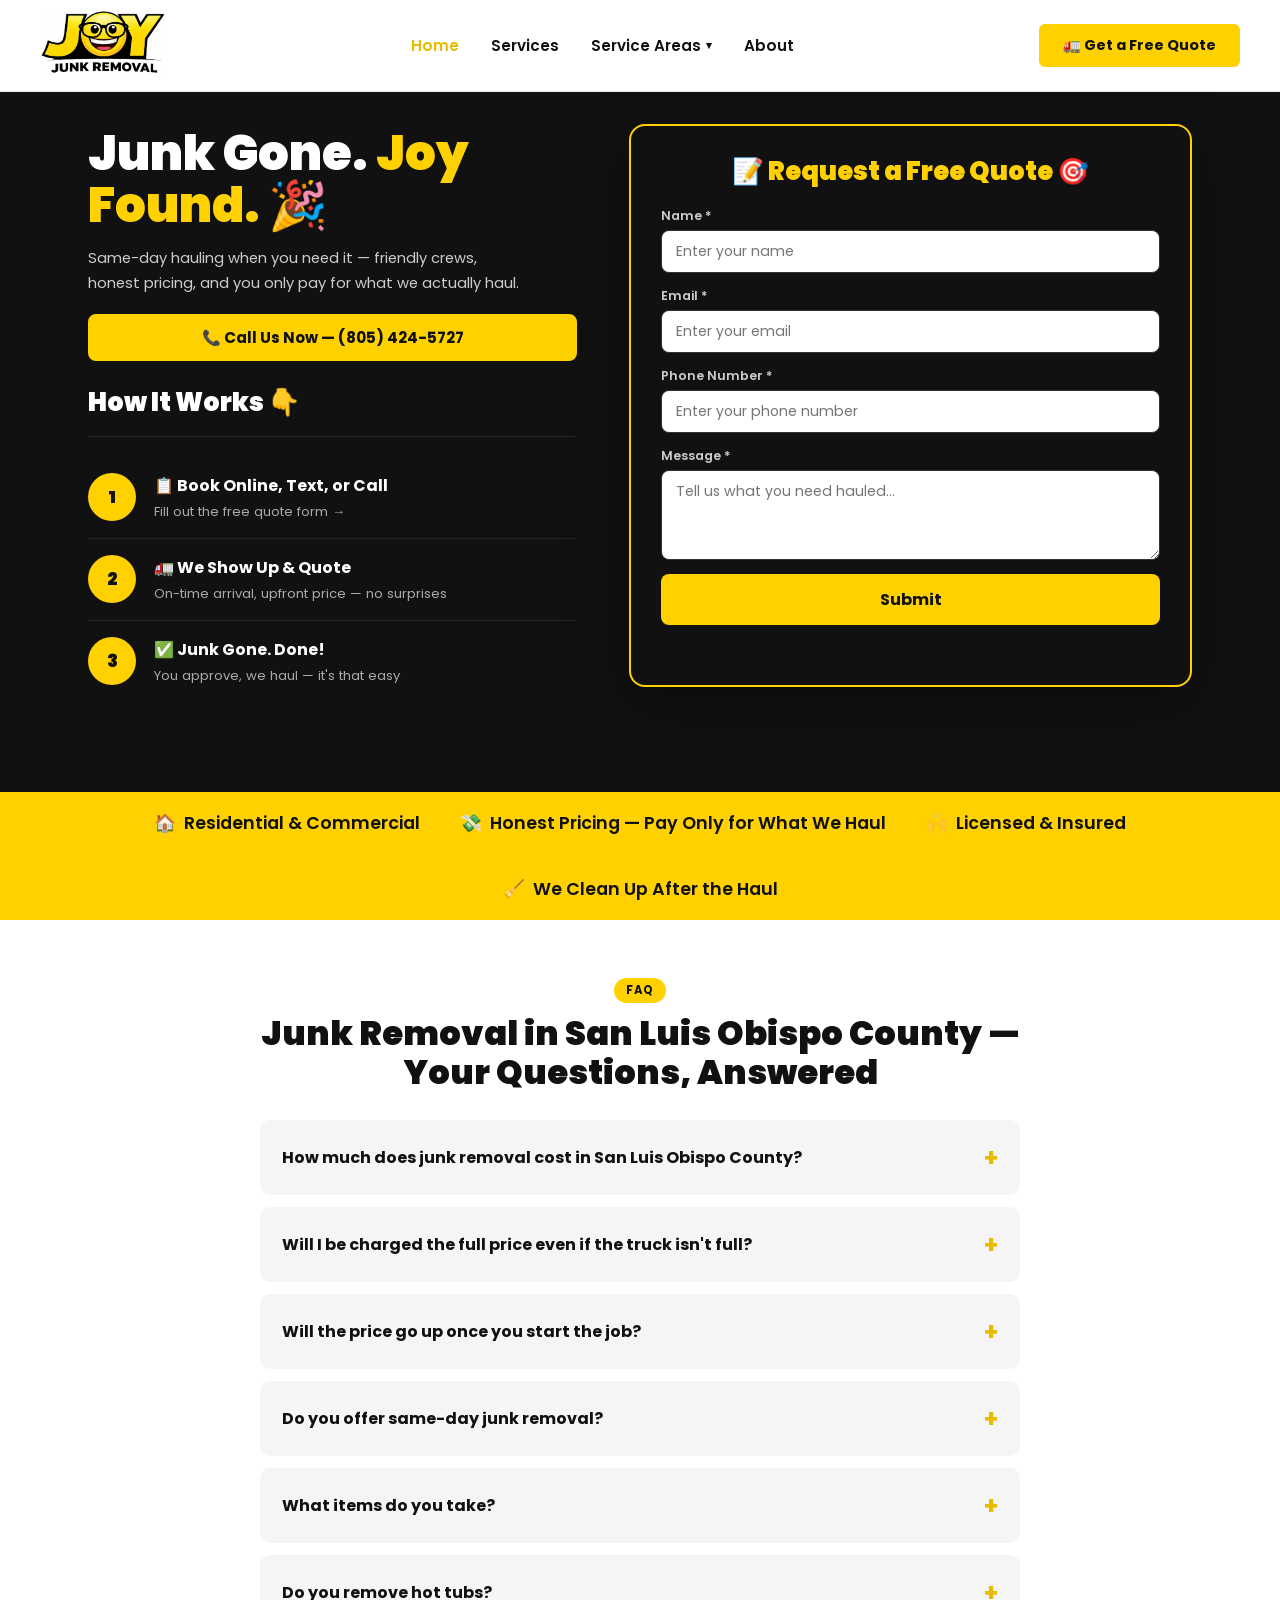
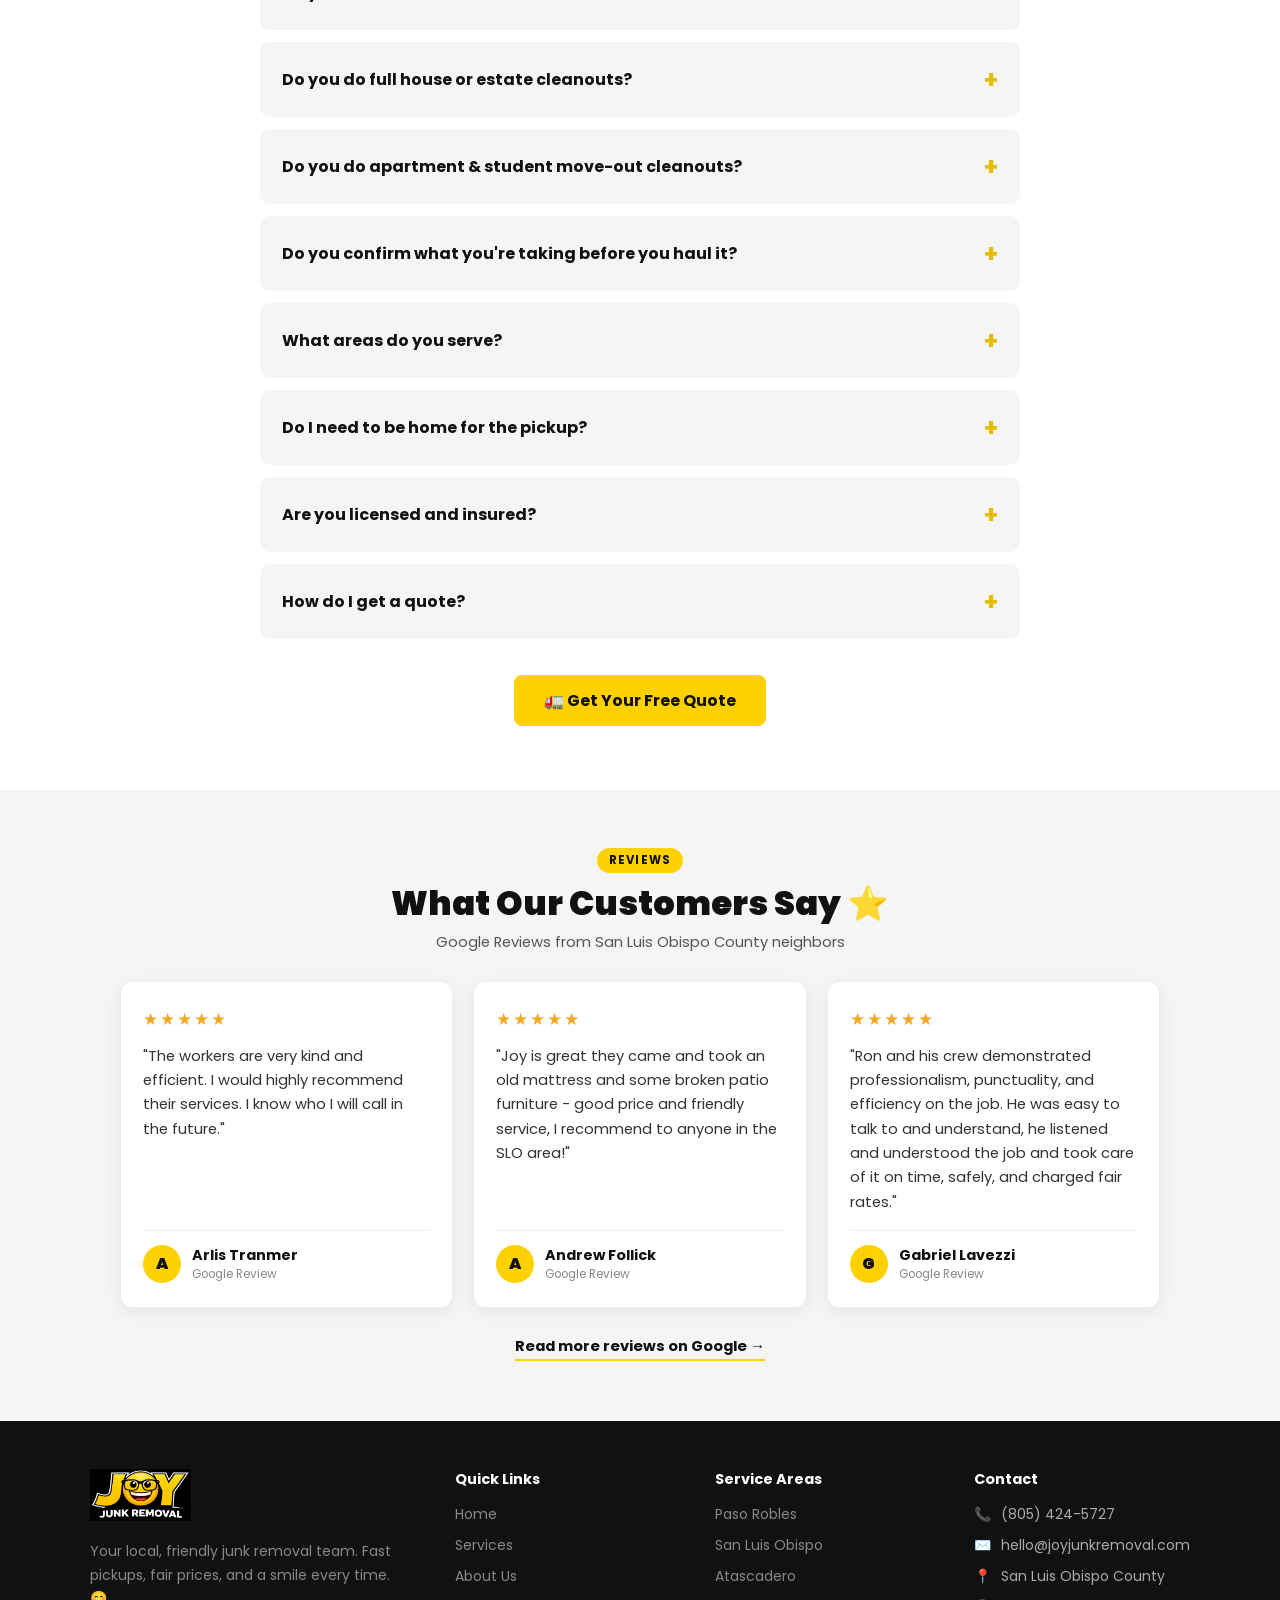
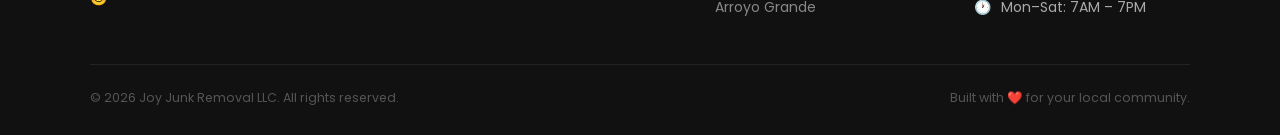
<file: index.html>
<!DOCTYPE html>
<html lang="en">
<head>
  <meta charset="UTF-8" />
  <meta name="viewport" content="width=device-width, initial-scale=1.0" />
  <meta name="color-scheme" content="light" />
  <title>Junk Removal in San Luis Obispo County | Joy Junk Removal</title>
  <meta name="description" content="Fast, friendly junk removal in San Luis Obispo County. Upfront pricing, same-day pickups when available, licensed & insured. Call (805) 424-5727 for a free quote." />
  <link rel="canonical" href="https://joyjunkremoval.com/" />

  <!-- Open Graph / social -->
  <meta property="og:type" content="website" />
  <meta property="og:title" content="Junk Removal in San Luis Obispo County | Joy Junk Removal" />
  <meta property="og:description" content="Fast, friendly junk removal in San Luis Obispo County. Upfront pricing, licensed & insured. Call (805) 424-5727 for a free quote." />
  <meta property="og:url" content="https://joyjunkremoval.com/" />
  <meta property="og:image" content="https://joyjunkremoval.com/brand_assets/joyjunklogo.png" />
  <meta name="twitter:card" content="summary" />

  <link rel="preconnect" href="https://fonts.googleapis.com" />
  <link rel="preconnect" href="https://fonts.gstatic.com" crossorigin />
  <link href="https://fonts.googleapis.com/css2?family=Poppins:wght@400;600;700;900&display=swap" rel="stylesheet" />
  <link rel="manifest" href="manifest.json" />
  <meta name="theme-color" content="#FFD100" />
  <link rel="icon" type="image/png" href="/favicon.png?v=3" />
  <link rel="apple-touch-icon" href="/apple-touch-icon.png" />
  <link rel="stylesheet" href="css/styles.css" />

  <!-- ── LOCAL BUSINESS STRUCTURED DATA ── -->
  <script type="application/ld+json">
  {
    "@context": "https://schema.org",
    "@type": "LocalBusiness",
    "@id": "https://joyjunkremoval.com/#business",
    "name": "Joy Junk Removal",
    "image": "https://joyjunkremoval.com/brand_assets/joyjunklogo.png",
    "logo": "https://joyjunkremoval.com/brand_assets/joyjunklogo.png",
    "url": "https://joyjunkremoval.com/",
    "telephone": "+1-805-424-5727",
    "email": "hello@joyjunkremoval.com",
    "priceRange": "$$",
    "description": "Fast, friendly junk removal serving San Luis Obispo County. Furniture removal, home and estate cleanouts, appliance and electronics hauling, construction debris, and more. Upfront pricing, licensed and insured.",
    "areaServed": [
      { "@type": "AdministrativeArea", "name": "San Luis Obispo County" },
      { "@type": "City", "name": "San Luis Obispo" },
      { "@type": "City", "name": "Paso Robles" },
      { "@type": "City", "name": "Atascadero" },
      { "@type": "City", "name": "Arroyo Grande" },
      { "@type": "City", "name": "Pismo Beach" },
      { "@type": "City", "name": "Morro Bay" },
      { "@type": "City", "name": "Nipomo" },
      { "@type": "City", "name": "Templeton" },
      { "@type": "City", "name": "Los Osos" },
      { "@type": "City", "name": "Grover Beach" }
    ],
    "geo": { "@type": "GeoCoordinates", "latitude": 35.2828, "longitude": -120.6596 },
    "openingHoursSpecification": [{
      "@type": "OpeningHoursSpecification",
      "dayOfWeek": ["Monday","Tuesday","Wednesday","Thursday","Friday","Saturday"],
      "opens": "07:00",
      "closes": "19:00"
    }],
    "hasOfferCatalog": {
      "@type": "OfferCatalog",
      "name": "Junk Removal Services",
      "itemListElement": [
        { "@type": "Offer", "itemOffered": { "@type": "Service", "name": "Furniture Removal" } },
        { "@type": "Offer", "itemOffered": { "@type": "Service", "name": "Hot Tub & Spa Removal" } },
        { "@type": "Offer", "itemOffered": { "@type": "Service", "name": "Home Cleanouts" } },
        { "@type": "Offer", "itemOffered": { "@type": "Service", "name": "Construction Debris Removal" } },
        { "@type": "Offer", "itemOffered": { "@type": "Service", "name": "Appliance & Electronics Hauling" } },
        { "@type": "Offer", "itemOffered": { "@type": "Service", "name": "Yard Waste Removal" } },
        { "@type": "Offer", "itemOffered": { "@type": "Service", "name": "Office Cleanouts" } },
        { "@type": "Offer", "itemOffered": { "@type": "Service", "name": "Estate Cleanouts" } },
        { "@type": "Offer", "itemOffered": { "@type": "Service", "name": "Storage Unit Cleanouts" } }
      ]
    }
  }
  </script>

  <!-- ── FAQ STRUCTURED DATA ── -->
  <script type="application/ld+json">
  {
    "@context": "https://schema.org",
    "@type": "FAQPage",
    "mainEntity": [
      {
        "@type": "Question",
        "name": "How much does junk removal cost in San Luis Obispo County?",
        "acceptedAnswer": { "@type": "Answer", "text": "Pricing is based on how much space your items take in the truck. We give you a clear, upfront price before we start — and you only pay for what we actually haul, never a padded max charge. Text a photo or call (805) 424-5727 for a free quote." }
      },
      {
        "@type": "Question",
        "name": "Will I be charged the full price even if the truck isn't full?",
        "acceptedAnswer": { "@type": "Answer", "text": "No. You pay for the space your junk actually takes up — not a flat max fee. The quote is the price, with no surprises." }
      },
      {
        "@type": "Question",
        "name": "Will the price go up once you start the job?",
        "acceptedAnswer": { "@type": "Answer", "text": "No — the price we quote is the price you pay. We never change rates in the middle of a job or add hidden fees, and you only pay for the space your junk actually takes in the truck. What we quote is what you pay." }
      },
      {
        "@type": "Question",
        "name": "Do you offer same-day junk removal?",
        "acceptedAnswer": { "@type": "Answer", "text": "Yes — same-day and next-day pickups are often available. Call early at (805) 424-5727 and we'll do our best to get to you today." }
      },
      {
        "@type": "Question",
        "name": "What items do you take?",
        "acceptedAnswer": { "@type": "Answer", "text": "Furniture, mattresses, appliances, electronics, hot tubs, construction debris, yard waste, and full home, garage, office, and estate cleanouts. If you're not sure about an item, just ask." }
      },
      {
        "@type": "Question",
        "name": "Do you remove hot tubs?",
        "acceptedAnswer": { "@type": "Answer", "text": "Yes — we remove and haul away old hot tubs and spas. Send us a photo for a quick quote." }
      },
      {
        "@type": "Question",
        "name": "Do you do full house or estate cleanouts?",
        "acceptedAnswer": { "@type": "Answer", "text": "Yes — from a single item to a whole house, including the heavy, awkward stuff. We leave it broom-clean." }
      },
      {
        "@type": "Question",
        "name": "Do you do apartment & student move-out cleanouts?",
        "acceptedAnswer": { "@type": "Answer", "text": "Yes — move-outs are one of our busiest jobs. Whether you're a Cal Poly student clearing out a dorm or apartment or a family moving across town, we haul the old couch, mattress, and leftover junk fast — often same-day — so you get your deposit back." }
      },
      {
        "@type": "Question",
        "name": "Do you confirm what you're taking before you haul it?",
        "acceptedAnswer": { "@type": "Answer", "text": "Always. We walk through everything with you and only take what you point out — nothing leaves without your okay." }
      },
      {
        "@type": "Question",
        "name": "What areas do you serve?",
        "acceptedAnswer": { "@type": "Answer", "text": "All of San Luis Obispo County — San Luis Obispo, Paso Robles, Atascadero, Arroyo Grande, Pismo Beach, Morro Bay, Nipomo, and nearby towns." }
      },
      {
        "@type": "Question",
        "name": "Do I need to be home for the pickup?",
        "acceptedAnswer": { "@type": "Answer", "text": "Not always. As long as we can safely access the items and you've approved the quote, we can often complete the job without you on site." }
      },
      {
        "@type": "Question",
        "name": "Are you licensed and insured?",
        "acceptedAnswer": { "@type": "Answer", "text": "Yes. Joy Junk Removal is fully licensed and insured, so your home and property are protected on every job." }
      },
      {
        "@type": "Question",
        "name": "How do I get a quote?",
        "acceptedAnswer": { "@type": "Answer", "text": "Text a few photos or call (805) 424-5727, or use the form at joyjunkremoval.com. Free, no obligation." }
      }
    ]
  }
  </script>
</head>
<body>

  <!-- ── NAVBAR ── -->
  <nav>
    <a class="logo" href="index.html">
      <img src="brand_assets/joyjunklogo_cropped.png" alt="Joy Junk Removal" />
    </a>
    <ul class="nav-links">
      <li><a href="index.html" class="active">Home</a></li>
      <li><a href="services.html">Services</a></li>
      <li class="nav-dropdown">
        <span class="nav-dropdown-toggle">Service Areas</span>
        <ul class="nav-dropdown-menu">
          <li><a href="paso-robles-junk-removal.html">Paso Robles</a></li>
          <li><a href="san-luis-obispo-junk-removal.html">San Luis Obispo</a></li>
          <li><a href="atascadero-junk-removal.html">Atascadero</a></li>
          <li><a href="arroyo-grande-junk-removal.html">Arroyo Grande</a></li>
        </ul>
      </li>
      <li><a href="about.html">About</a></li>
    </ul>
    <a class="nav-cta" href="#quote-form">🚛 Get a Free Quote</a>
    <button class="nav-hamburger" id="nav-hamburger" aria-label="Toggle menu">
      <span></span><span></span><span></span>
    </button>
    <div class="nav-mobile-menu" id="nav-mobile-menu">
      <ul>
        <li><a href="index.html" class="active">Home</a></li>
        <li><a href="services.html">Services</a></li>
        <li class="nav-mobile-sub">
          <button class="nav-mobile-sub-toggle" id="nav-mobile-sub-toggle">Service Areas <span>+</span></button>
          <ul class="nav-mobile-sub-menu" id="nav-mobile-sub-menu">
            <li><a href="paso-robles-junk-removal.html">Paso Robles</a></li>
            <li><a href="san-luis-obispo-junk-removal.html">San Luis Obispo</a></li>
            <li><a href="atascadero-junk-removal.html">Atascadero</a></li>
            <li><a href="arroyo-grande-junk-removal.html">Arroyo Grande</a></li>
          </ul>
        </li>
        <li><a href="about.html">About</a></li>
      </ul>
    </div>
  </nav>

  <!-- ── HERO + FORM ── -->
  <div class="hero-form-wrapper">
    <div class="hero-form">

      <!-- LEFT: headline + info -->
      <div class="hero-content">
        <h1>Junk Gone. <span>Joy Found.</span> 🎉</h1>
        <p class="sub">Same-day hauling when you need it — friendly crews, honest pricing, and you only pay for what we actually haul.</p>
        <a class="call-cta" href="tel:+18054245727">📞 Call Us Now — (805) 424-5727</a>
        <p style="font-size:1.6rem;font-weight:900;color:#fff;margin-bottom:14px;">How It Works 👇</p>
        <div class="hero-contact-strip">
          <div class="hcs-item">
            <div class="hcs-icon">1</div>
            <div>
              <a href="#quote-form" style="color:#fff;text-decoration:none;"><strong>📋 Book Online, Text, or Call</strong></a>
              <span>Fill out the free quote form →</span>
            </div>
          </div>
          <div class="hcs-item">
            <div class="hcs-icon">2</div>
            <div><strong>🚛 We Show Up & Quote</strong><span>On-time arrival, upfront price — no surprises</span></div>
          </div>
          <div class="hcs-item">
            <div class="hcs-icon">3</div>
            <div><strong>✅ Junk Gone. Done!</strong><span>You approve, we haul — it's that easy</span></div>
          </div>
        </div>
        <a href="#quote-form" class="mobile-form-cta">Fill out the form below ↓</a>
      </div>

      <!-- RIGHT: form -->
      <div class="form-panel" id="quote-form">
        <h3>📝 Request a Free Quote 🎯</h3>
        <form id="contact-form" onsubmit="submitForm(event)">
          <!-- Honeypot: hidden from humans, bots fill it -> submission is silently dropped -->
          <input type="text" id="cf-company" name="company" tabindex="-1" autocomplete="off" aria-hidden="true" style="position:absolute;left:-9999px;width:1px;height:1px;opacity:0;" />
          <div class="cf-group">
            <label>Name *</label>
            <input type="text" id="cf-name" placeholder="Enter your name" required />
          </div>
          <div class="cf-group">
            <label>Email *</label>
            <input type="email" id="cf-email" placeholder="Enter your email" required />
          </div>
          <div class="cf-group">
            <label>Phone Number *</label>
            <input type="tel" id="cf-phone" placeholder="Enter your phone number" required />
          </div>
          <div class="cf-group">
            <label>Message *</label>
            <textarea id="cf-message" placeholder="Tell us what you need hauled..." required></textarea>
          </div>
          <button type="submit" class="cf-submit" id="cf-btn">Submit</button>
          <p class="cf-note" id="cf-status"></p>
        </form>
      </div>

    </div>
  </div>

  <!-- ── TRUST BAR ── -->
  <div class="trust-bar">
    <div class="trust-item"><span>🏠</span> Residential & Commercial</div>
    <div class="trust-item"><span>💸</span> Honest Pricing — Pay Only for What We Haul</div>
    <div class="trust-item"><span>🙌</span> Licensed & Insured</div>
    <div class="trust-item"><span>🧹</span> We Clean Up After the Haul</div>
  </div>

  <!-- ── FAQ ── -->
  <section class="faq-section" id="faq">
    <div class="faq-inner">
      <div class="section-label">FAQ</div>
      <h2 class="faq-heading">Junk Removal in San Luis Obispo County — Your Questions, Answered</h2>

      <details class="faq-item">
        <summary>How much does junk removal cost in San Luis Obispo County?</summary>
        <p>Pricing is based on how much space your items take in the truck. We give you a clear, upfront price before we start — and you only pay for what we actually haul, never a padded max charge. Text a photo or call (805) 424-5727 for a free quote.</p>
      </details>

      <details class="faq-item">
        <summary>Will I be charged the full price even if the truck isn't full?</summary>
        <p>No. You pay for the space your junk actually takes up — not a flat max fee. The quote is the price, with no surprises.</p>
      </details>

      <details class="faq-item">
        <summary>Will the price go up once you start the job?</summary>
        <p>No — the price we quote is the price you pay. We never change rates in the middle of a job or tack on hidden fees, and you only pay for the space your junk actually takes in the truck. What we quote is what you pay. 👍</p>
      </details>

      <details class="faq-item">
        <summary>Do you offer same-day junk removal?</summary>
        <p>Yes — same-day and next-day pickups are often available. Call early at (805) 424-5727 and we'll do our best to get to you today.</p>
      </details>

      <details class="faq-item">
        <summary>What items do you take?</summary>
        <p>Furniture, mattresses, appliances, electronics, hot tubs, construction debris, yard waste, and full home, garage, office, and estate cleanouts. If you're not sure about an item, just ask.</p>
      </details>

      <details class="faq-item">
        <summary>Do you remove hot tubs?</summary>
        <p>Yes — we remove and haul away old hot tubs and spas. Send us a photo for a quick quote.</p>
      </details>

      <details class="faq-item">
        <summary>Do you do full house or estate cleanouts?</summary>
        <p>Yes — from a single item to a whole house, including the heavy, awkward stuff. We leave it broom-clean.</p>
      </details>

      <details class="faq-item">
        <summary>Do you do apartment & student move-out cleanouts?</summary>
        <p>Yes — move-outs are one of our busiest jobs. Whether you're a Cal Poly student clearing out a dorm or apartment or a family moving across town, we haul the old couch, mattress, and leftover junk fast — often same-day — so you get your deposit back. 🎓</p>
      </details>

      <details class="faq-item">
        <summary>Do you confirm what you're taking before you haul it?</summary>
        <p>Always. We walk through everything with you and only take what you point out — nothing leaves without your okay.</p>
      </details>

      <details class="faq-item">
        <summary>What areas do you serve?</summary>
        <p>All of San Luis Obispo County — San Luis Obispo, Paso Robles, Atascadero, Arroyo Grande, Pismo Beach, Morro Bay, Nipomo, and nearby towns.</p>
      </details>

      <details class="faq-item">
        <summary>Do I need to be home for the pickup?</summary>
        <p>Not always. As long as we can safely access the items and you've approved the quote, we can often complete the job without you on site.</p>
      </details>

      <details class="faq-item">
        <summary>Are you licensed and insured?</summary>
        <p>Yes. Joy Junk Removal is fully licensed and insured, so your home and property are protected on every job.</p>
      </details>

      <details class="faq-item">
        <summary>How do I get a quote?</summary>
        <p>Text a few photos or call (805) 424-5727, or use the form at joyjunkremoval.com. Free, no obligation.</p>
      </details>

      <a class="faq-cta" href="#quote-form">🚛 Get Your Free Quote</a>
    </div>
  </section>

  <!-- ── CUSTOMER REVIEWS ── -->
  <section class="reviews-section" id="reviews">
    <div class="reviews-inner">
      <div class="section-label">Reviews</div>
      <h2 class="reviews-heading">What Our Customers Say ⭐</h2>
      <p class="reviews-sub">Google Reviews from San Luis Obispo County neighbors</p>
      <div class="reviews-grid">
        <div class="review-card">
          <div class="review-stars" aria-label="5 out of 5 stars">★★★★★</div>
          <p class="review-text">"The workers are very kind and efficient. I would highly recommend their services. I know who I will call in the future."</p>
          <div class="review-meta">
            <div class="review-avatar">A</div>
            <div>
              <div class="review-author">Arlis Tranmer</div>
              <div class="review-source">Google Review</div>
            </div>
          </div>
        </div>
        <div class="review-card">
          <div class="review-stars" aria-label="5 out of 5 stars">★★★★★</div>
          <p class="review-text">"Joy is great they came and took an old mattress and some broken patio furniture - good price and friendly service, I recommend to anyone in the SLO area!"</p>
          <div class="review-meta">
            <div class="review-avatar">A</div>
            <div>
              <div class="review-author">Andrew Follick</div>
              <div class="review-source">Google Review</div>
            </div>
          </div>
        </div>
        <div class="review-card">
          <div class="review-stars" aria-label="5 out of 5 stars">★★★★★</div>
          <p class="review-text">"Ron and his crew demonstrated professionalism, punctuality, and efficiency on the job. He was easy to talk to and understand, he listened and understood the job and took care of it on time, safely, and charged fair rates."</p>
          <div class="review-meta">
            <div class="review-avatar">G</div>
            <div>
              <div class="review-author">Gabriel Lavezzi</div>
              <div class="review-source">Google Review</div>
            </div>
          </div>
        </div>
      </div>
      <a class="reviews-link" href="https://share.google/LmObr60gW9SsakL2L" target="_blank" rel="noopener">Read more reviews on Google →</a>
    </div>
  </section>

  <!-- ── FOOTER ── -->
  <footer>
    <div class="footer-inner" style="grid-template-columns: 1.5fr 1fr 1fr 1fr;">
      <div class="footer-brand">
        <img src="brand_assets/joyjunklogo2_cropped.png" alt="Joy Junk Removal" />
        <p>Your local, friendly junk removal team. Fast pickups, fair prices, and a smile every time. 😊</p>
      </div>
      <div class="footer-col">
        <h4>Quick Links</h4>
        <ul>
          <li><a href="index.html">Home</a></li>
          <li><a href="services.html">Services</a></li>
          <li><a href="about.html">About Us</a></li>
        </ul>
      </div>
      <div class="footer-col">
        <h4>Service Areas</h4>
        <ul>
          <li><a href="paso-robles-junk-removal.html">Paso Robles</a></li>
          <li><a href="san-luis-obispo-junk-removal.html">San Luis Obispo</a></li>
          <li><a href="atascadero-junk-removal.html">Atascadero</a></li>
          <li><a href="arroyo-grande-junk-removal.html">Arroyo Grande</a></li>
        </ul>
      </div>
      <div class="footer-col">
        <h4>Contact</h4>
        <div class="footer-contact-item"><span>📞</span><span>(805) 424-5727</span></div>
        <div class="footer-contact-item"><span>✉️</span><span>hello@joyjunkremoval.com</span></div>
        <div class="footer-contact-item"><span>📍</span><span>San Luis Obispo County</span></div>
        <div class="footer-contact-item"><span>🕐</span><span>Mon–Sat: 7AM – 7PM</span></div>
      </div>
    </div>
    <div class="footer-bottom">
      <span>© 2026 Joy Junk Removal LLC. All rights reserved.</span>
      <span>Built with ❤️ for your local community.</span>
    </div>
  </footer>

  <script>if ("serviceWorker" in navigator) navigator.serviceWorker.register("/sw.js");</script>
  <script src="js/main.js" defer></script>
  <!-- Cloudflare Web Analytics -->
  <script defer src='https://static.cloudflareinsights.com/beacon.min.js' data-cf-beacon='{"token": "5879f2e74c1949ac8a1ff5fc80c3b0d9"}'></script>
</body>
</html>
</file>
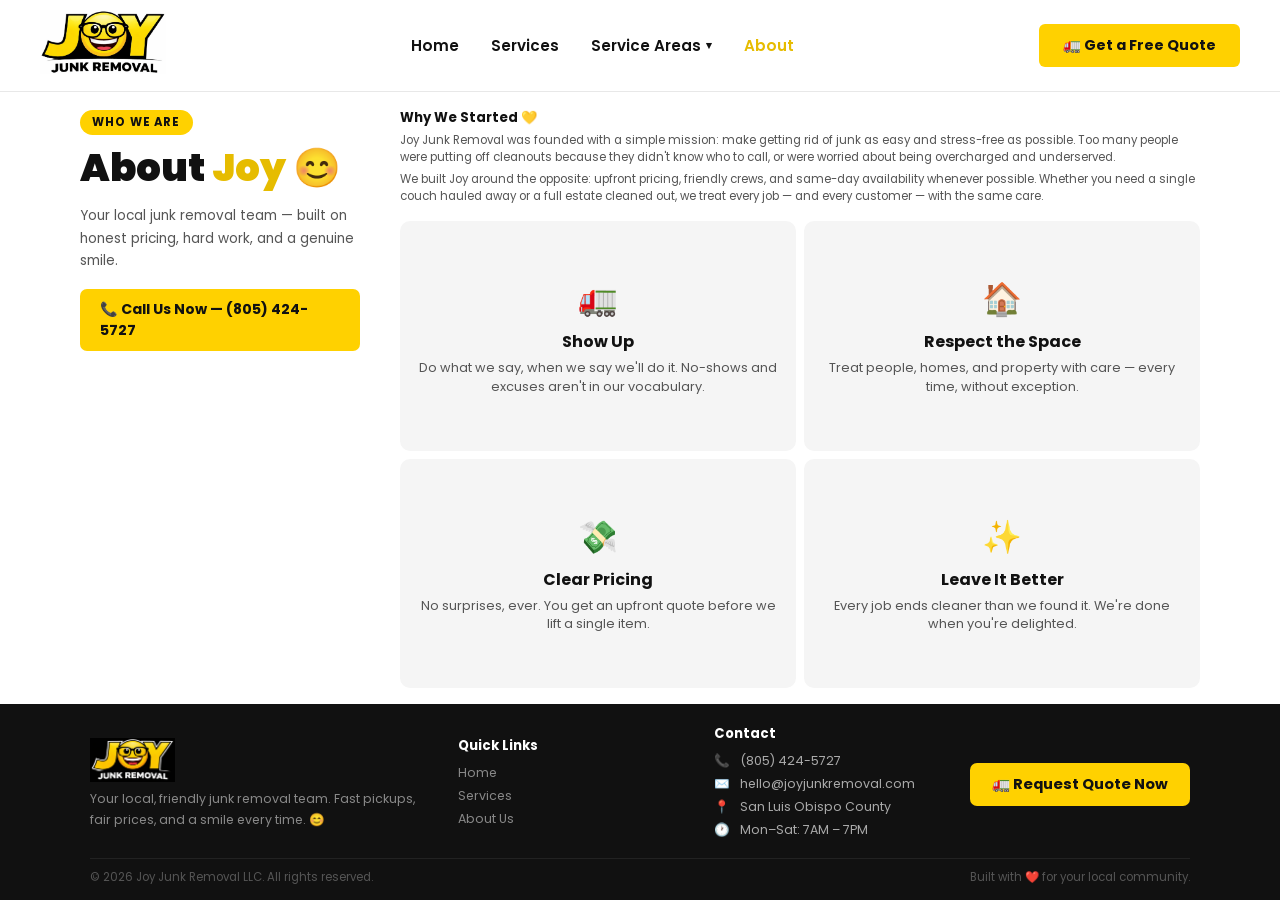
<file: about.html>
<!DOCTYPE html>
<html lang="en">
<head>
  <meta charset="UTF-8" />
  <meta name="viewport" content="width=device-width, initial-scale=1.0" />
  <meta name="color-scheme" content="light" />
  <title>About Joy Junk Removal | San Luis Obispo County Junk Hauling</title>
  <meta name="description" content="Meet Joy Junk Removal — your local San Luis Obispo County junk hauling team. Honest, upfront pricing, friendly crews, and same-day service when available. Call (805) 424-5727." />
  <link rel="canonical" href="https://joyjunkremoval.com/about.html" />

  <!-- Open Graph / social -->
  <meta property="og:type" content="website" />
  <meta property="og:title" content="About Joy Junk Removal | San Luis Obispo County Junk Hauling" />
  <meta property="og:description" content="Your local San Luis Obispo County junk hauling team — honest pricing, friendly crews, same-day service when available." />
  <meta property="og:url" content="https://joyjunkremoval.com/about.html" />
  <meta property="og:image" content="https://joyjunkremoval.com/brand_assets/joyjunklogo.png" />
  <meta name="twitter:card" content="summary" />

  <link rel="preconnect" href="https://fonts.googleapis.com" />
  <link rel="preconnect" href="https://fonts.gstatic.com" crossorigin />
  <link href="https://fonts.googleapis.com/css2?family=Poppins:wght@400;600;700;900&display=swap" rel="stylesheet" />
  <link rel="icon" type="image/png" href="/favicon.png?v=3" />
  <link rel="apple-touch-icon" href="/apple-touch-icon.png" />
  <link rel="stylesheet" href="css/styles.css" />

  <!-- ── LOCAL BUSINESS STRUCTURED DATA ── -->
  <script type="application/ld+json">
  {
    "@context": "https://schema.org",
    "@type": "LocalBusiness",
    "@id": "https://joyjunkremoval.com/#business",
    "name": "Joy Junk Removal",
    "image": "https://joyjunkremoval.com/brand_assets/joyjunklogo.png",
    "logo": "https://joyjunkremoval.com/brand_assets/joyjunklogo.png",
    "url": "https://joyjunkremoval.com/",
    "telephone": "+1-805-424-5727",
    "email": "hello@joyjunkremoval.com",
    "priceRange": "$$",
    "description": "Fast, friendly junk removal serving San Luis Obispo County. Furniture removal, home and estate cleanouts, appliance and electronics hauling, construction debris, and more. Upfront pricing, licensed and insured.",
    "areaServed": [
      { "@type": "AdministrativeArea", "name": "San Luis Obispo County" },
      { "@type": "City", "name": "San Luis Obispo" },
      { "@type": "City", "name": "Paso Robles" },
      { "@type": "City", "name": "Atascadero" },
      { "@type": "City", "name": "Arroyo Grande" },
      { "@type": "City", "name": "Pismo Beach" },
      { "@type": "City", "name": "Morro Bay" },
      { "@type": "City", "name": "Nipomo" },
      { "@type": "City", "name": "Templeton" },
      { "@type": "City", "name": "Los Osos" },
      { "@type": "City", "name": "Grover Beach" }
    ],
    "geo": { "@type": "GeoCoordinates", "latitude": 35.2828, "longitude": -120.6596 },
    "openingHoursSpecification": [{
      "@type": "OpeningHoursSpecification",
      "dayOfWeek": ["Monday","Tuesday","Wednesday","Thursday","Friday","Saturday"],
      "opens": "07:00",
      "closes": "19:00"
    }]
  }
  </script>
  <style>
    html, body { height: 100%; }
    body { display: flex; flex-direction: column; height: 100vh; overflow: hidden; }

    .about-main {
      display: grid;
      grid-template-columns: 280px 1fr;
      gap: 40px;
      padding: 16px 40px;
      max-width: 1200px;
      width: 100%;
      margin: 0 auto;
      align-items: start;
      flex: 1;
      min-height: 0;
    }

    .about-left { padding-top: 0; }

    .about-left h2 {
      font-size: clamp(1.8rem, 3vw, 2.6rem);
      font-weight: 900; line-height: 1.1; margin-bottom: 16px;
    }

    .about-left h2 span { color: var(--yellow-dark); }

    .about-left p {
      font-size: 0.85rem; color: var(--text-muted); line-height: 1.65; margin-bottom: 16px;
    }

    .about-left .cta-link {
      display: inline-block; background: var(--yellow); color: var(--black);
      font-weight: 700; font-size: 0.88rem; padding: 10px 20px;
      border-radius: 7px; text-decoration: none; transition: background 0.2s;
    }
    .about-left .cta-link:hover { background: var(--yellow-dark); }

    .about-right-wrap {
      overflow: hidden;
      height: 100%;
      display: flex;
      flex-direction: column;
      gap: 12px;
    }

    .about-story { flex-shrink: 0; }

    .about-story h3 {
      font-size: 0.82rem; font-weight: 700; margin-bottom: 4px; color: var(--black);
    }

    .about-story p {
      font-size: 0.72rem; color: var(--text-muted); line-height: 1.5; margin-bottom: 4px;
    }

    .values-grid {
      display: grid; grid-template-columns: repeat(2, 1fr);
      gap: 8px; flex: 1; min-height: 0;
    }

    .value-card {
      background: var(--gray); border-radius: 10px; padding: 10px 12px;
      text-align: center; border: 2px solid transparent;
      transition: border-color 0.2s, transform 0.15s, box-shadow 0.2s;
      display: flex; flex-direction: column; justify-content: center;
      min-height: 0;
    }
    .value-card:hover {
      border-color: var(--yellow); transform: translateY(-3px);
      box-shadow: 0 8px 20px rgba(0,0,0,0.08);
    }
    .value-card .icon { font-size: 2rem; margin-bottom: 6px; display: block; }
    .value-card h3 { font-size: 1rem; font-weight: 700; margin-bottom: 5px; }
    .value-card p { font-size: 0.8rem; color: var(--text-muted); line-height: 1.45; }

    footer { padding: 20px 40px 14px; flex-shrink: 0; }
    .footer-inner {
      grid-template-columns: 1.5fr 1fr 1fr auto;
      gap: 32px; padding-bottom: 14px;
      align-items: center;
    }
    .footer-brand img { height: 44px; margin-bottom: 6px; display: block; }
    .footer-brand p { font-size: 0.78rem; }
    .footer-col h4 { font-size: 0.82rem; margin-bottom: 8px; }
    .footer-col ul li { margin-bottom: 5px; font-size: 0.78rem; }
    .footer-contact-item { margin-bottom: 5px; font-size: 0.78rem; }
    .footer-bottom { margin: 10px auto 0; font-size: 0.72rem; }

    @media (max-width: 900px) {
      body { height: auto; overflow: visible; }
      .about-main { grid-template-columns: 1fr; padding: 24px; }
      .about-right-wrap { height: auto; overflow-y: visible; }
    }
    @media (max-width: 600px) {
      .values-grid { grid-template-columns: 1fr; }
      .footer-inner { grid-template-columns: 1fr; gap: 28px; }
    }
  </style>
</head>
<body>

  <nav>
    <a class="logo" href="index.html"><img src="brand_assets/joyjunklogo_cropped.png" alt="Joy Junk Removal" /></a>
    <ul class="nav-links">
      <li><a href="index.html">Home</a></li>
      <li><a href="services.html">Services</a></li>
      <li class="nav-dropdown">
        <span class="nav-dropdown-toggle">Service Areas</span>
        <ul class="nav-dropdown-menu">
          <li><a href="paso-robles-junk-removal.html">Paso Robles</a></li>
          <li><a href="san-luis-obispo-junk-removal.html">San Luis Obispo</a></li>
          <li><a href="atascadero-junk-removal.html">Atascadero</a></li>
          <li><a href="arroyo-grande-junk-removal.html">Arroyo Grande</a></li>
        </ul>
      </li>
      <li><a href="about.html" class="active">About</a></li>
    </ul>
    <a class="nav-cta" href="index.html#quote-form">🚛 Get a Free Quote</a>
    <button class="nav-hamburger" id="nav-hamburger" aria-label="Toggle menu">
      <span></span><span></span><span></span>
    </button>
    <div class="nav-mobile-menu" id="nav-mobile-menu">
      <ul>
        <li><a href="index.html">Home</a></li>
        <li><a href="services.html">Services</a></li>
        <li class="nav-mobile-sub">
          <button class="nav-mobile-sub-toggle" id="nav-mobile-sub-toggle">Service Areas <span>+</span></button>
          <ul class="nav-mobile-sub-menu" id="nav-mobile-sub-menu">
            <li><a href="paso-robles-junk-removal.html">Paso Robles</a></li>
            <li><a href="san-luis-obispo-junk-removal.html">San Luis Obispo</a></li>
            <li><a href="atascadero-junk-removal.html">Atascadero</a></li>
            <li><a href="arroyo-grande-junk-removal.html">Arroyo Grande</a></li>
          </ul>
        </li>
        <li><a href="about.html" class="active">About</a></li>
      </ul>
    </div>
  </nav>

  <div class="about-main">

    <div class="about-left">
      <div class="section-label">Who We Are</div>
      <h2>About <span>Joy</span> 😊</h2>
      <p>Your local junk removal team — built on honest pricing, hard work, and a genuine smile.</p>
      <a class="cta-link" href="tel:+18054245727">📞 Call Us Now — (805) 424-5727</a>
    </div>

    <div class="about-right-wrap">

      <div class="about-story">
        <h3>Why We Started 💛</h3>
        <p>Joy Junk Removal was founded with a simple mission: make getting rid of junk as easy and stress-free as possible. Too many people were putting off cleanouts because they didn't know who to call, or were worried about being overcharged and underserved.</p>
        <p>We built Joy around the opposite: upfront pricing, friendly crews, and same-day availability whenever possible. Whether you need a single couch hauled away or a full estate cleaned out, we treat every job — and every customer — with the same care.</p>
      </div>

      <div class="values-grid">
        <div class="value-card">
          <span class="icon">🚛</span>
          <h3>Show Up</h3>
          <p>Do what we say, when we say we'll do it. No-shows and excuses aren't in our vocabulary.</p>
        </div>
        <div class="value-card">
          <span class="icon">🏠</span>
          <h3>Respect the Space</h3>
          <p>Treat people, homes, and property with care — every time, without exception.</p>
        </div>
        <div class="value-card">
          <span class="icon">💸</span>
          <h3>Clear Pricing</h3>
          <p>No surprises, ever. You get an upfront quote before we lift a single item.</p>
        </div>
        <div class="value-card">
          <span class="icon">✨</span>
          <h3>Leave It Better</h3>
          <p>Every job ends cleaner than we found it. We're done when you're delighted.</p>
        </div>
      </div>

    </div>

  </div>

  <footer>
    <div class="footer-inner">
      <div class="footer-brand">
        <img src="brand_assets/joyjunklogo2_cropped.png" alt="Joy Junk Removal" />
        <p>Your local, friendly junk removal team. Fast pickups, fair prices, and a smile every time. 😊</p>
      </div>
      <div class="footer-col">
        <h4>Quick Links</h4>
        <ul>
          <li><a href="index.html">Home</a></li>
          <li><a href="services.html">Services</a></li>
          <li><a href="about.html">About Us</a></li>
        </ul>
      </div>
      <div class="footer-col">
        <h4>Contact</h4>
        <div class="footer-contact-item"><span>📞</span><span>(805) 424-5727</span></div>
        <div class="footer-contact-item"><span>✉️</span><span>hello@joyjunkremoval.com</span></div>
        <div class="footer-contact-item"><span>📍</span><span>San Luis Obispo County</span></div>
        <div class="footer-contact-item"><span>🕐</span><span>Mon–Sat: 7AM – 7PM</span></div>
      </div>
      <a class="btn-cta" href="index.html#quote-form">🚛 Request Quote Now</a>
    </div>
    <div class="footer-bottom">
      <span>© 2026 Joy Junk Removal LLC. All rights reserved.</span>
      <span>Built with ❤️ for your local community.</span>
    </div>
  </footer>

  <script src="js/main.js" defer></script>
  <!-- Cloudflare Web Analytics -->
  <script defer src='https://static.cloudflareinsights.com/beacon.min.js' data-cf-beacon='{"token": "5879f2e74c1949ac8a1ff5fc80c3b0d9"}'></script>
</body>
</html>
</file>
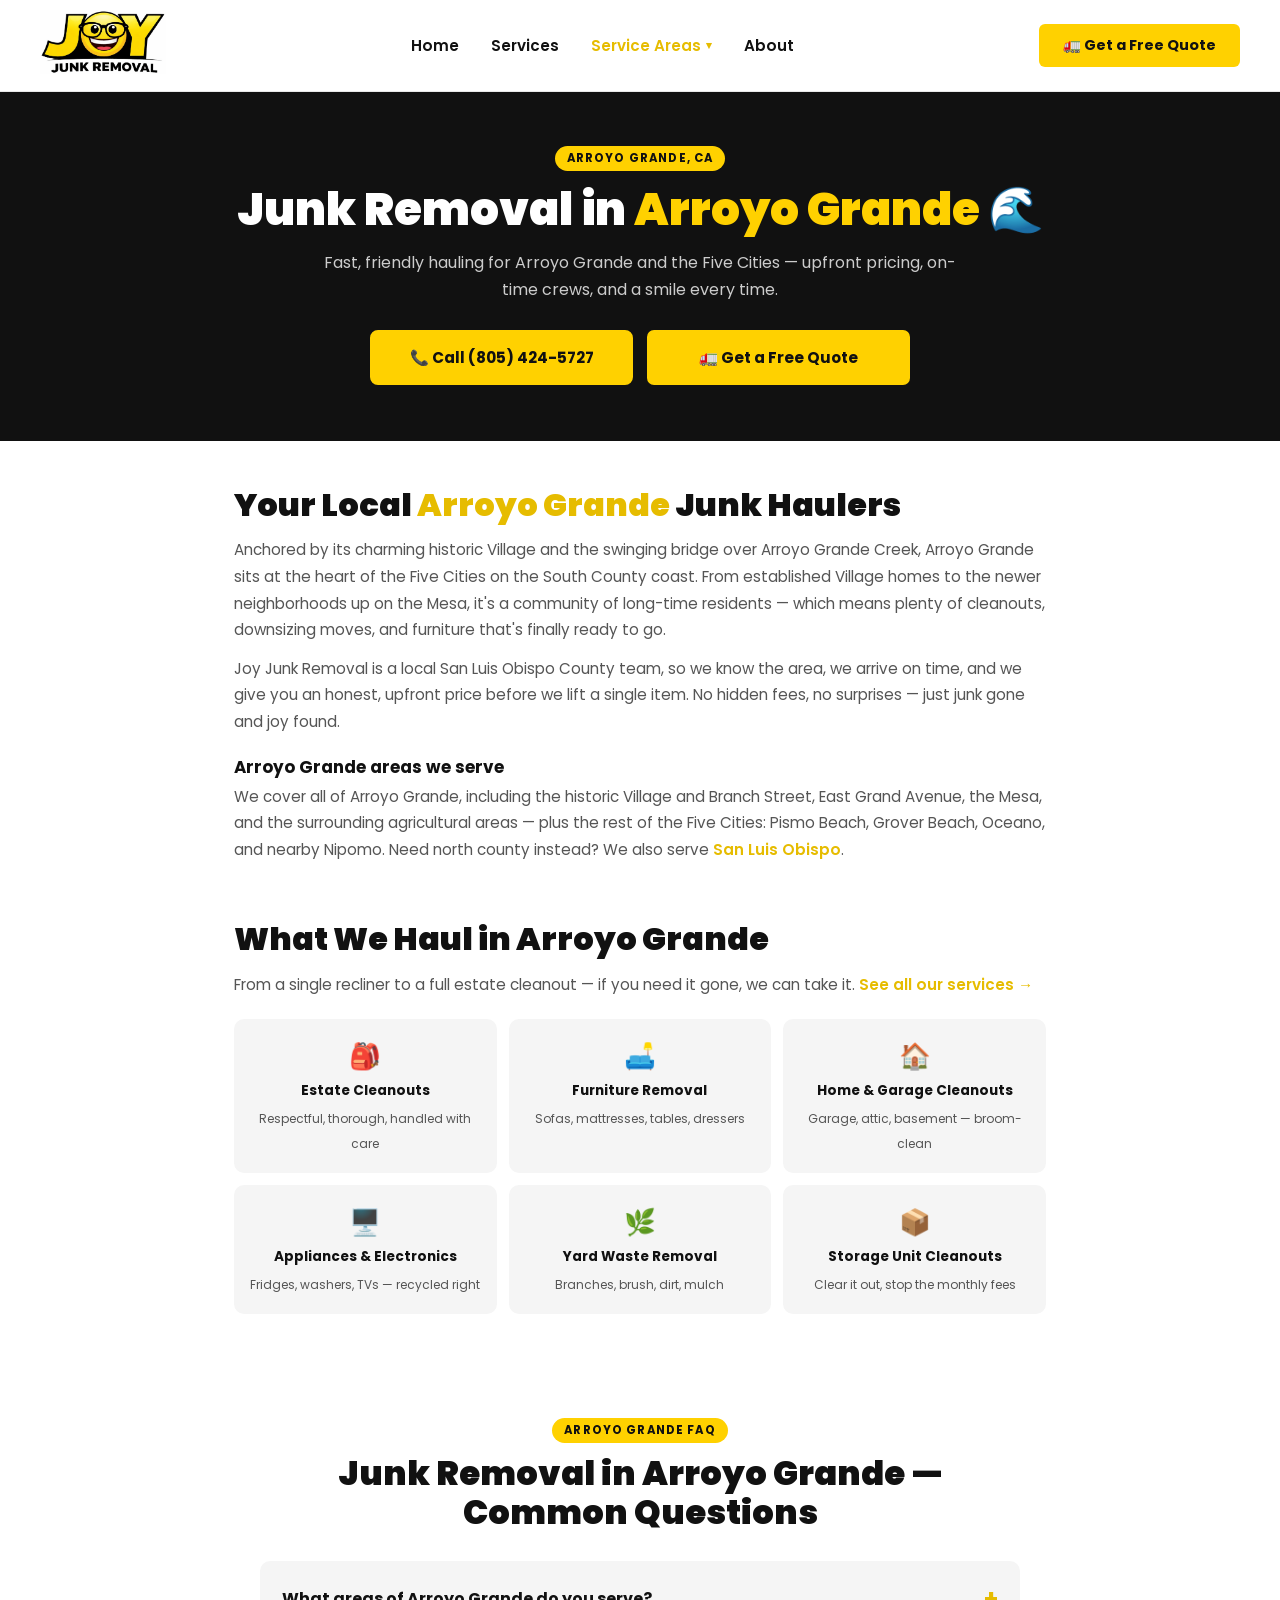
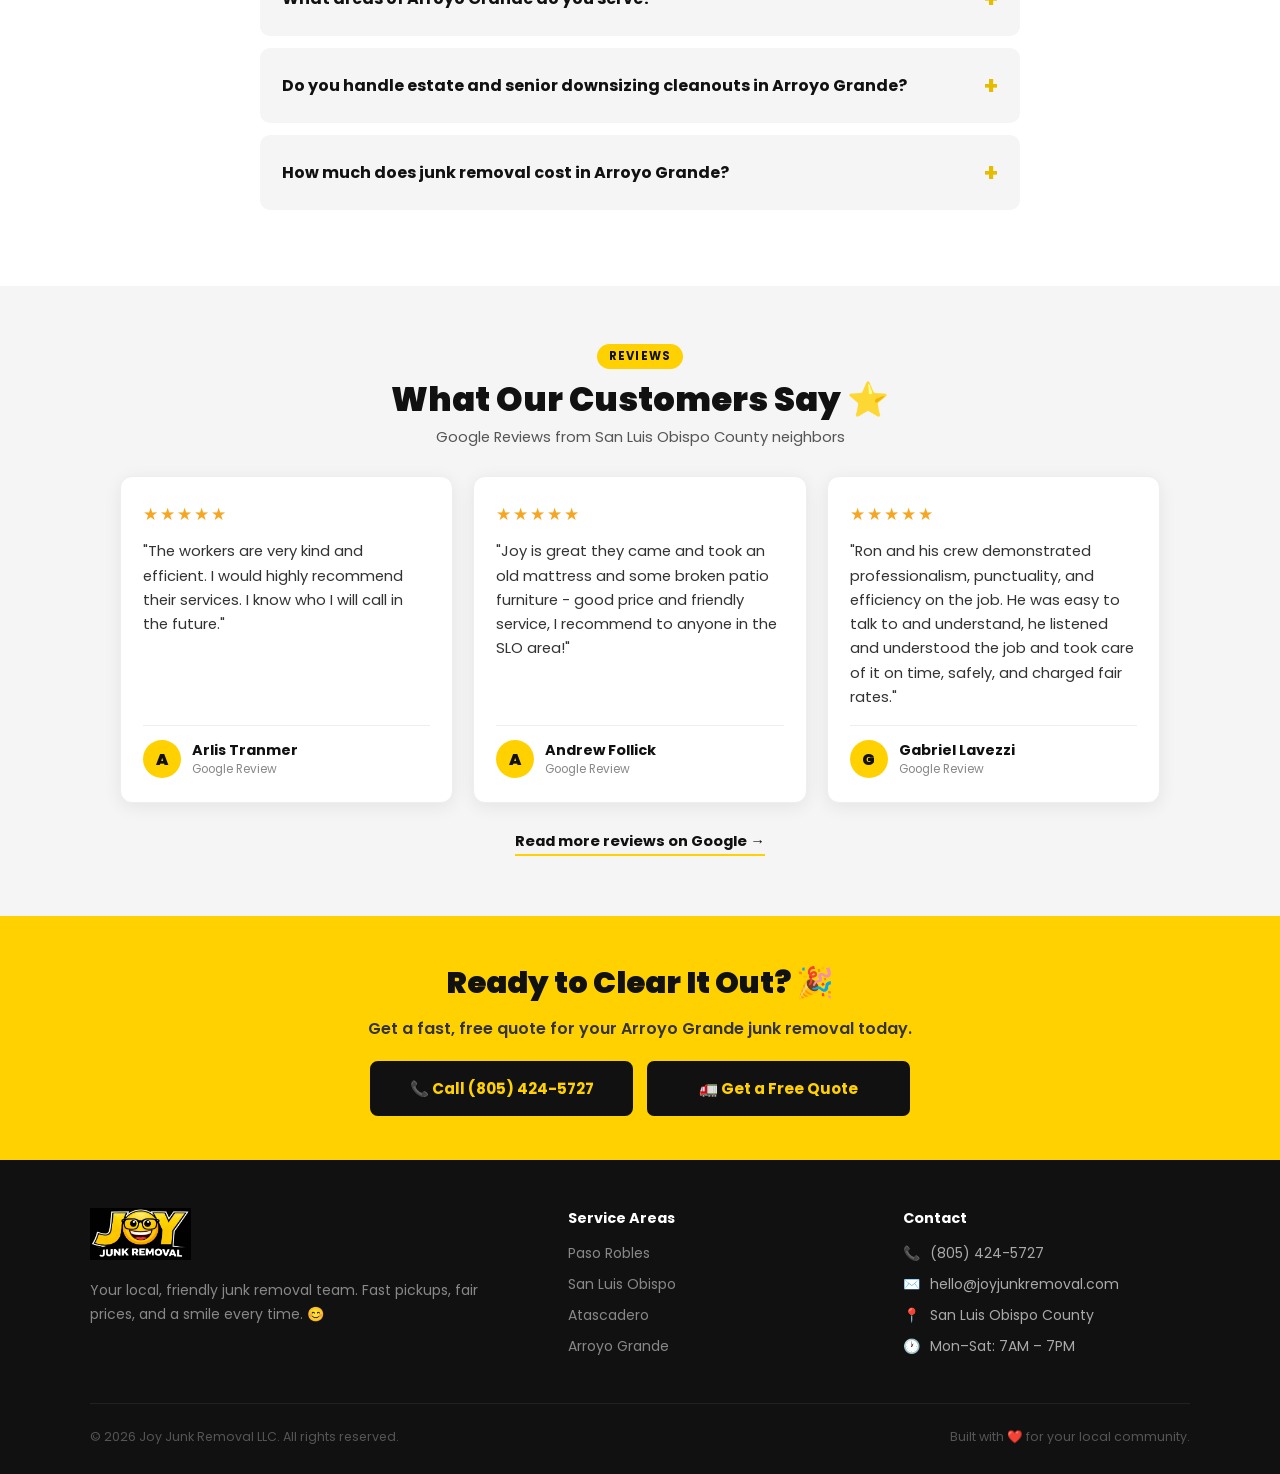
<file: arroyo-grande-junk-removal.html>
<!DOCTYPE html>
<html lang="en">
<head>
  <meta charset="UTF-8" />
  <meta name="viewport" content="width=device-width, initial-scale=1.0" />
  <meta name="color-scheme" content="light" />
  <title>Junk Removal in Arroyo Grande, CA | Joy Junk Removal</title>
  <meta name="description" content="Fast, friendly junk removal in Arroyo Grande, CA and the Five Cities. Estate and home cleanouts, furniture and appliance hauling. Upfront pricing, licensed & insured. Call (805) 424-5727." />
  <link rel="canonical" href="https://joyjunkremoval.com/arroyo-grande-junk-removal.html" />

  <meta property="og:type" content="website" />
  <meta property="og:title" content="Junk Removal in Arroyo Grande, CA | Joy Junk Removal" />
  <meta property="og:description" content="Fast, friendly junk removal in Arroyo Grande and the Five Cities — estate, home, furniture and appliance hauling. Upfront pricing, licensed & insured." />
  <meta property="og:url" content="https://joyjunkremoval.com/arroyo-grande-junk-removal.html" />
  <meta property="og:image" content="https://joyjunkremoval.com/brand_assets/joyjunklogo.png" />
  <meta name="twitter:card" content="summary" />

  <link rel="preconnect" href="https://fonts.googleapis.com" />
  <link rel="preconnect" href="https://fonts.gstatic.com" crossorigin />
  <link href="https://fonts.googleapis.com/css2?family=Poppins:wght@400;600;700;900&display=swap" rel="stylesheet" />
  <link rel="icon" type="image/png" href="/favicon.png?v=3" />
  <link rel="apple-touch-icon" href="/apple-touch-icon.png" />
  <link rel="stylesheet" href="css/styles.css" />

  <!-- ── SERVICE + AREA STRUCTURED DATA ── -->
  <script type="application/ld+json">
  {
    "@context": "https://schema.org",
    "@type": "Service",
    "serviceType": "Junk Removal",
    "provider": {
      "@type": "LocalBusiness",
      "@id": "https://joyjunkremoval.com/#business",
      "name": "Joy Junk Removal",
      "telephone": "+1-805-424-5727",
      "email": "hello@joyjunkremoval.com",
      "url": "https://joyjunkremoval.com/",
      "image": "https://joyjunkremoval.com/brand_assets/joyjunklogo.png"
    },
    "areaServed": { "@type": "City", "name": "Arroyo Grande", "containedInPlace": { "@type": "AdministrativeArea", "name": "San Luis Obispo County" } },
    "url": "https://joyjunkremoval.com/arroyo-grande-junk-removal.html"
  }
  </script>
  <script type="application/ld+json">
  {
    "@context": "https://schema.org",
    "@type": "FAQPage",
    "mainEntity": [
      { "@type": "Question", "name": "What areas of Arroyo Grande do you serve?", "acceptedAnswer": { "@type": "Answer", "text": "We serve all of Arroyo Grande, from the historic Village and Branch Street to the neighborhoods off East Grand Avenue, the Mesa, and out toward the agricultural areas — plus the nearby Five Cities of Pismo Beach, Grover Beach, Oceano, and Nipomo." } },
      { "@type": "Question", "name": "Do you handle estate and senior downsizing cleanouts in Arroyo Grande?", "acceptedAnswer": { "@type": "Answer", "text": "Yes, and we do it with care. Arroyo Grande has many long-time residents, and we handle estate cleanouts and downsizing moves respectfully and thoroughly. Text us photos or call and we'll walk you through it." } },
      { "@type": "Question", "name": "How much does junk removal cost in Arroyo Grande?", "acceptedAnswer": { "@type": "Answer", "text": "Pricing depends on the volume and type of items being hauled. We give you a clear, upfront price before we lift a single item — no hidden fees. Call (805) 424-5727 or fill out our online form for a free quote." } }
    ]
  }
  </script>
</head>
<body>

  <nav>
    <a class="logo" href="index.html"><img src="brand_assets/joyjunklogo_cropped.png" alt="Joy Junk Removal" /></a>
    <ul class="nav-links">
      <li><a href="index.html">Home</a></li>
      <li><a href="services.html">Services</a></li>
      <li class="nav-dropdown">
        <span class="nav-dropdown-toggle active">Service Areas</span>
        <ul class="nav-dropdown-menu">
          <li><a href="paso-robles-junk-removal.html">Paso Robles</a></li>
          <li><a href="san-luis-obispo-junk-removal.html">San Luis Obispo</a></li>
          <li><a href="atascadero-junk-removal.html">Atascadero</a></li>
          <li><a href="arroyo-grande-junk-removal.html" class="active">Arroyo Grande</a></li>
        </ul>
      </li>
      <li><a href="about.html">About</a></li>
    </ul>
    <a class="nav-cta" href="index.html#quote-form">🚛 Get a Free Quote</a>
    <button class="nav-hamburger" id="nav-hamburger" aria-label="Toggle menu">
      <span></span><span></span><span></span>
    </button>
    <div class="nav-mobile-menu" id="nav-mobile-menu">
      <ul>
        <li><a href="index.html">Home</a></li>
        <li><a href="services.html">Services</a></li>
        <li class="nav-mobile-sub">
          <button class="nav-mobile-sub-toggle" id="nav-mobile-sub-toggle">Service Areas <span>+</span></button>
          <ul class="nav-mobile-sub-menu" id="nav-mobile-sub-menu">
            <li><a href="paso-robles-junk-removal.html">Paso Robles</a></li>
            <li><a href="san-luis-obispo-junk-removal.html">San Luis Obispo</a></li>
            <li><a href="atascadero-junk-removal.html">Atascadero</a></li>
            <li><a href="arroyo-grande-junk-removal.html" class="active">Arroyo Grande</a></li>
          </ul>
        </li>
        <li><a href="about.html">About</a></li>
      </ul>
    </div>
  </nav>

  <header class="sa-hero">
    <div class="section-label">Arroyo Grande, CA</div>
    <h1>Junk Removal in <span>Arroyo Grande</span> 🌊</h1>
    <p class="sa-sub">Fast, friendly hauling for Arroyo Grande and the Five Cities — upfront pricing, on-time crews, and a smile every time.</p>
    <div class="sa-hero-ctas">
      <a class="call-cta" href="tel:+18054245727">📞 Call (805) 424-5727</a>
      <a class="btn-cta" href="index.html#quote-form">🚛 Get a Free Quote</a>
    </div>
  </header>

  <section class="sa-section">
    <h2>Your Local <span>Arroyo Grande</span> Junk Haulers</h2>
    <p>Anchored by its charming historic Village and the swinging bridge over Arroyo Grande Creek, Arroyo Grande sits at the heart of the Five Cities on the South County coast. From established Village homes to the newer neighborhoods up on the Mesa, it's a community of long-time residents — which means plenty of cleanouts, downsizing moves, and furniture that's finally ready to go.</p>
    <p>Joy Junk Removal is a local San Luis Obispo County team, so we know the area, we arrive on time, and we give you an honest, upfront price before we lift a single item. No hidden fees, no surprises — just junk gone and joy found.</p>

    <h3>Arroyo Grande areas we serve</h3>
    <p>We cover all of Arroyo Grande, including the historic Village and Branch Street, East Grand Avenue, the Mesa, and the surrounding agricultural areas — plus the rest of the Five Cities: Pismo Beach, Grover Beach, Oceano, and nearby Nipomo. Need north county instead? We also serve <a href="san-luis-obispo-junk-removal.html">San Luis Obispo</a>.</p>
  </section>

  <section class="sa-section" style="padding-top:0;">
    <h2>What We Haul in Arroyo Grande</h2>
    <p>From a single recliner to a full estate cleanout — if you need it gone, we can take it. <a href="services.html">See all our services →</a></p>
    <div class="sa-services">
      <a class="sa-service" href="services.html"><span class="icon">🎒</span><strong>Estate Cleanouts</strong><span>Respectful, thorough, handled with care</span></a>
      <a class="sa-service" href="services.html"><span class="icon">🛋️</span><strong>Furniture Removal</strong><span>Sofas, mattresses, tables, dressers</span></a>
      <a class="sa-service" href="services.html"><span class="icon">🏠</span><strong>Home & Garage Cleanouts</strong><span>Garage, attic, basement — broom-clean</span></a>
      <a class="sa-service" href="services.html"><span class="icon">🖥️</span><strong>Appliances & Electronics</strong><span>Fridges, washers, TVs — recycled right</span></a>
      <a class="sa-service" href="services.html"><span class="icon">🌿</span><strong>Yard Waste Removal</strong><span>Branches, brush, dirt, mulch</span></a>
      <a class="sa-service" href="services.html"><span class="icon">📦</span><strong>Storage Unit Cleanouts</strong><span>Clear it out, stop the monthly fees</span></a>
    </div>
  </section>

  <section class="faq-section" id="faq">
    <div class="faq-inner">
      <div class="section-label">Arroyo Grande FAQ</div>
      <h2 class="faq-heading">Junk Removal in Arroyo Grande — Common Questions</h2>

      <details class="faq-item">
        <summary>What areas of Arroyo Grande do you serve?</summary>
        <p>We serve all of Arroyo Grande, from the historic Village and Branch Street to the neighborhoods off East Grand Avenue, the Mesa, and out toward the agricultural areas — plus the nearby Five Cities of Pismo Beach, Grover Beach, Oceano, and Nipomo.</p>
      </details>
      <details class="faq-item">
        <summary>Do you handle estate and senior downsizing cleanouts in Arroyo Grande?</summary>
        <p>Yes, and we do it with care. Arroyo Grande has many long-time residents, and we handle estate cleanouts and downsizing moves respectfully and thoroughly. Text us photos or call and we'll walk you through it.</p>
      </details>
      <details class="faq-item">
        <summary>How much does junk removal cost in Arroyo Grande?</summary>
        <p>Pricing depends on the volume and type of items being hauled. We give you a clear, upfront price before we lift a single item — no hidden fees. Call (805) 424-5727 or fill out our online form for a free quote.</p>
      </details>
    </div>
  </section>

  <!-- ── CUSTOMER REVIEWS ── -->
  <section class="reviews-section" id="reviews">
    <div class="reviews-inner">
      <div class="section-label">Reviews</div>
      <h2 class="reviews-heading">What Our Customers Say ⭐</h2>
      <p class="reviews-sub">Google Reviews from San Luis Obispo County neighbors</p>
      <div class="reviews-grid">
        <div class="review-card">
          <div class="review-stars" aria-label="5 out of 5 stars">★★★★★</div>
          <p class="review-text">"The workers are very kind and efficient. I would highly recommend their services. I know who I will call in the future."</p>
          <div class="review-meta">
            <div class="review-avatar">A</div>
            <div>
              <div class="review-author">Arlis Tranmer</div>
              <div class="review-source">Google Review</div>
            </div>
          </div>
        </div>
        <div class="review-card">
          <div class="review-stars" aria-label="5 out of 5 stars">★★★★★</div>
          <p class="review-text">"Joy is great they came and took an old mattress and some broken patio furniture - good price and friendly service, I recommend to anyone in the SLO area!"</p>
          <div class="review-meta">
            <div class="review-avatar">A</div>
            <div>
              <div class="review-author">Andrew Follick</div>
              <div class="review-source">Google Review</div>
            </div>
          </div>
        </div>
        <div class="review-card">
          <div class="review-stars" aria-label="5 out of 5 stars">★★★★★</div>
          <p class="review-text">"Ron and his crew demonstrated professionalism, punctuality, and efficiency on the job. He was easy to talk to and understand, he listened and understood the job and took care of it on time, safely, and charged fair rates."</p>
          <div class="review-meta">
            <div class="review-avatar">G</div>
            <div>
              <div class="review-author">Gabriel Lavezzi</div>
              <div class="review-source">Google Review</div>
            </div>
          </div>
        </div>
      </div>
      <a class="reviews-link" href="https://share.google/LmObr60gW9SsakL2L" target="_blank" rel="noopener">Read more reviews on Google →</a>
    </div>
  </section>

  <section class="sa-cta-band">
    <h2>Ready to Clear It Out? 🎉</h2>
    <p>Get a fast, free quote for your Arroyo Grande junk removal today.</p>
    <div class="sa-hero-ctas">
      <a class="call-cta" href="tel:+18054245727">📞 Call (805) 424-5727</a>
      <a class="btn-cta" href="index.html#quote-form">🚛 Get a Free Quote</a>
    </div>
  </section>

  <footer>
    <div class="footer-inner">
      <div class="footer-brand">
        <img src="brand_assets/joyjunklogo2_cropped.png" alt="Joy Junk Removal" />
        <p>Your local, friendly junk removal team. Fast pickups, fair prices, and a smile every time. 😊</p>
      </div>
      <div class="footer-col">
        <h4>Service Areas</h4>
        <ul>
          <li><a href="paso-robles-junk-removal.html">Paso Robles</a></li>
          <li><a href="san-luis-obispo-junk-removal.html">San Luis Obispo</a></li>
          <li><a href="atascadero-junk-removal.html">Atascadero</a></li>
          <li><a href="arroyo-grande-junk-removal.html">Arroyo Grande</a></li>
        </ul>
      </div>
      <div class="footer-col">
        <h4>Contact</h4>
        <div class="footer-contact-item"><span>📞</span><span>(805) 424-5727</span></div>
        <div class="footer-contact-item"><span>✉️</span><span>hello@joyjunkremoval.com</span></div>
        <div class="footer-contact-item"><span>📍</span><span>San Luis Obispo County</span></div>
        <div class="footer-contact-item"><span>🕐</span><span>Mon–Sat: 7AM – 7PM</span></div>
      </div>
    </div>
    <div class="footer-bottom">
      <span>© 2026 Joy Junk Removal LLC. All rights reserved.</span>
      <span>Built with ❤️ for your local community.</span>
    </div>
  </footer>

  <script src="js/main.js" defer></script>
  <!-- Cloudflare Web Analytics -->
  <script defer src='https://static.cloudflareinsights.com/beacon.min.js' data-cf-beacon='{"token": "5879f2e74c1949ac8a1ff5fc80c3b0d9"}'></script>
</body>
</html>
</file>
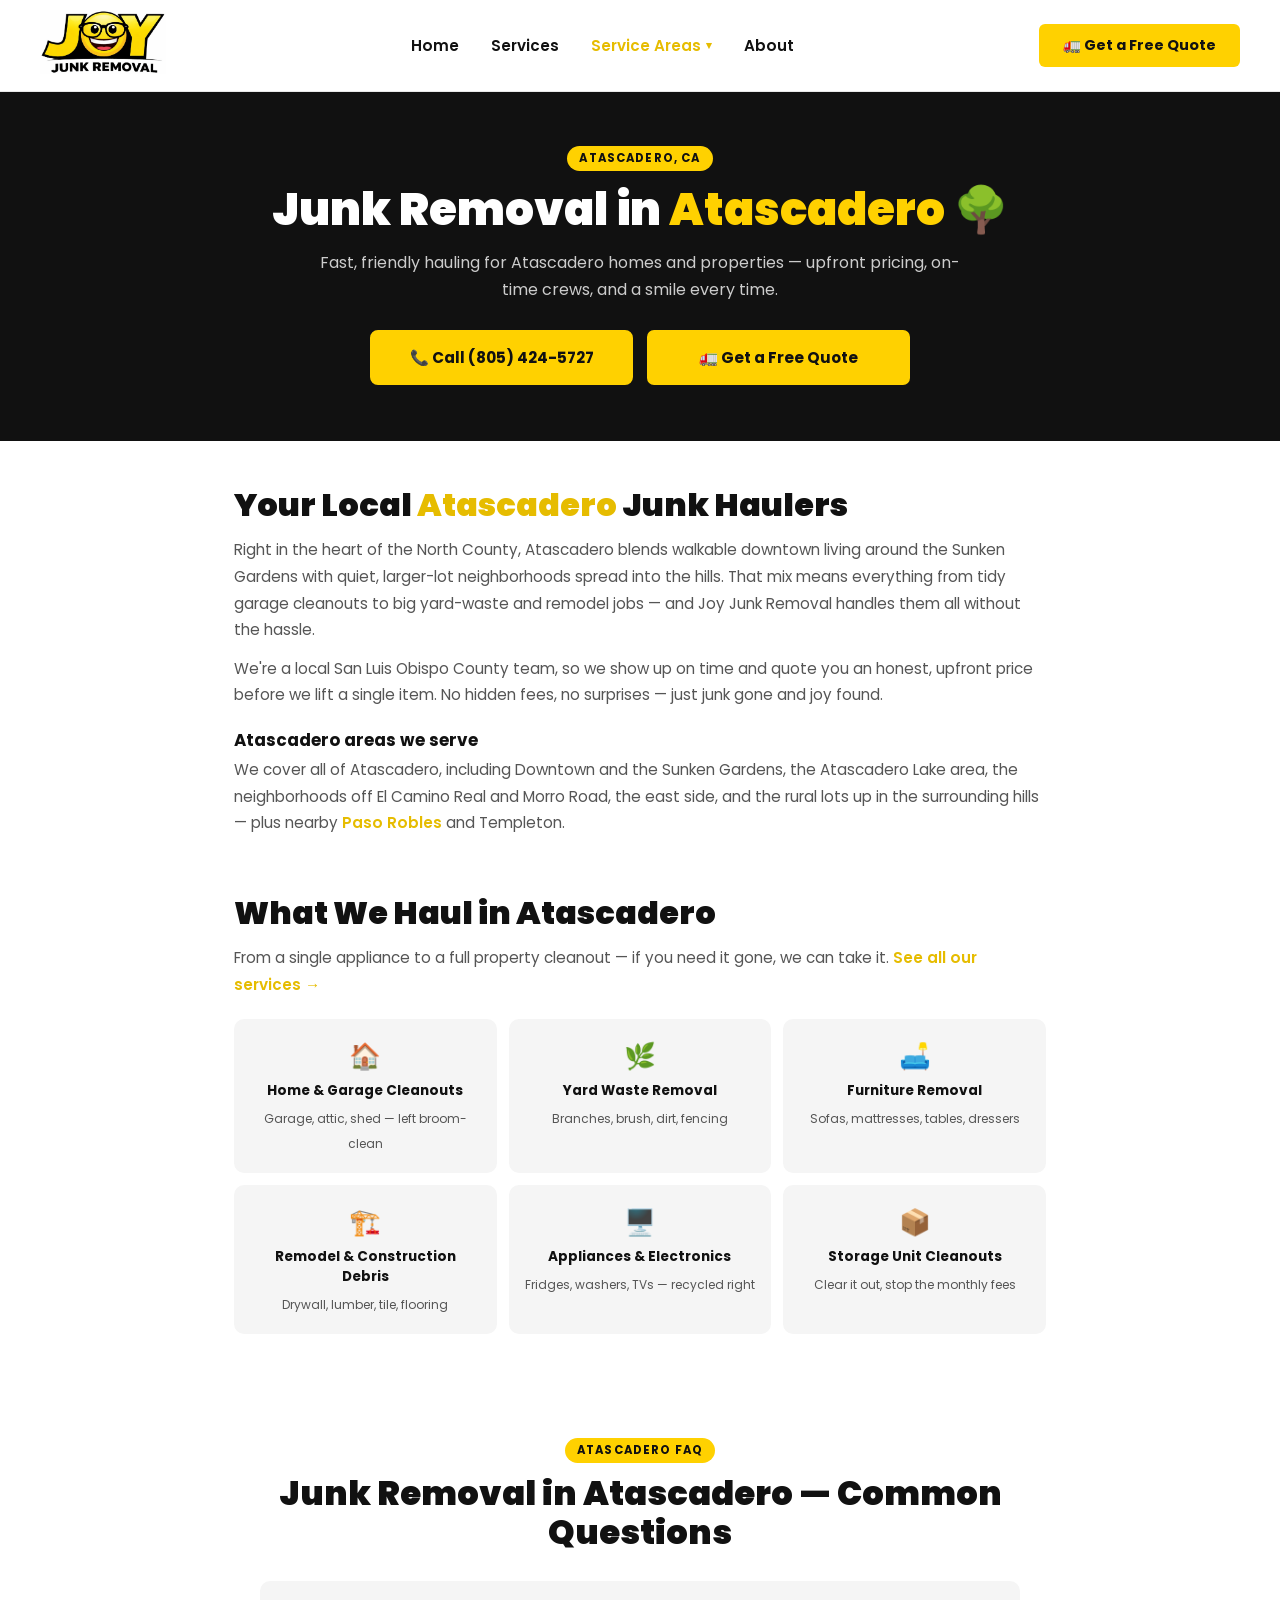
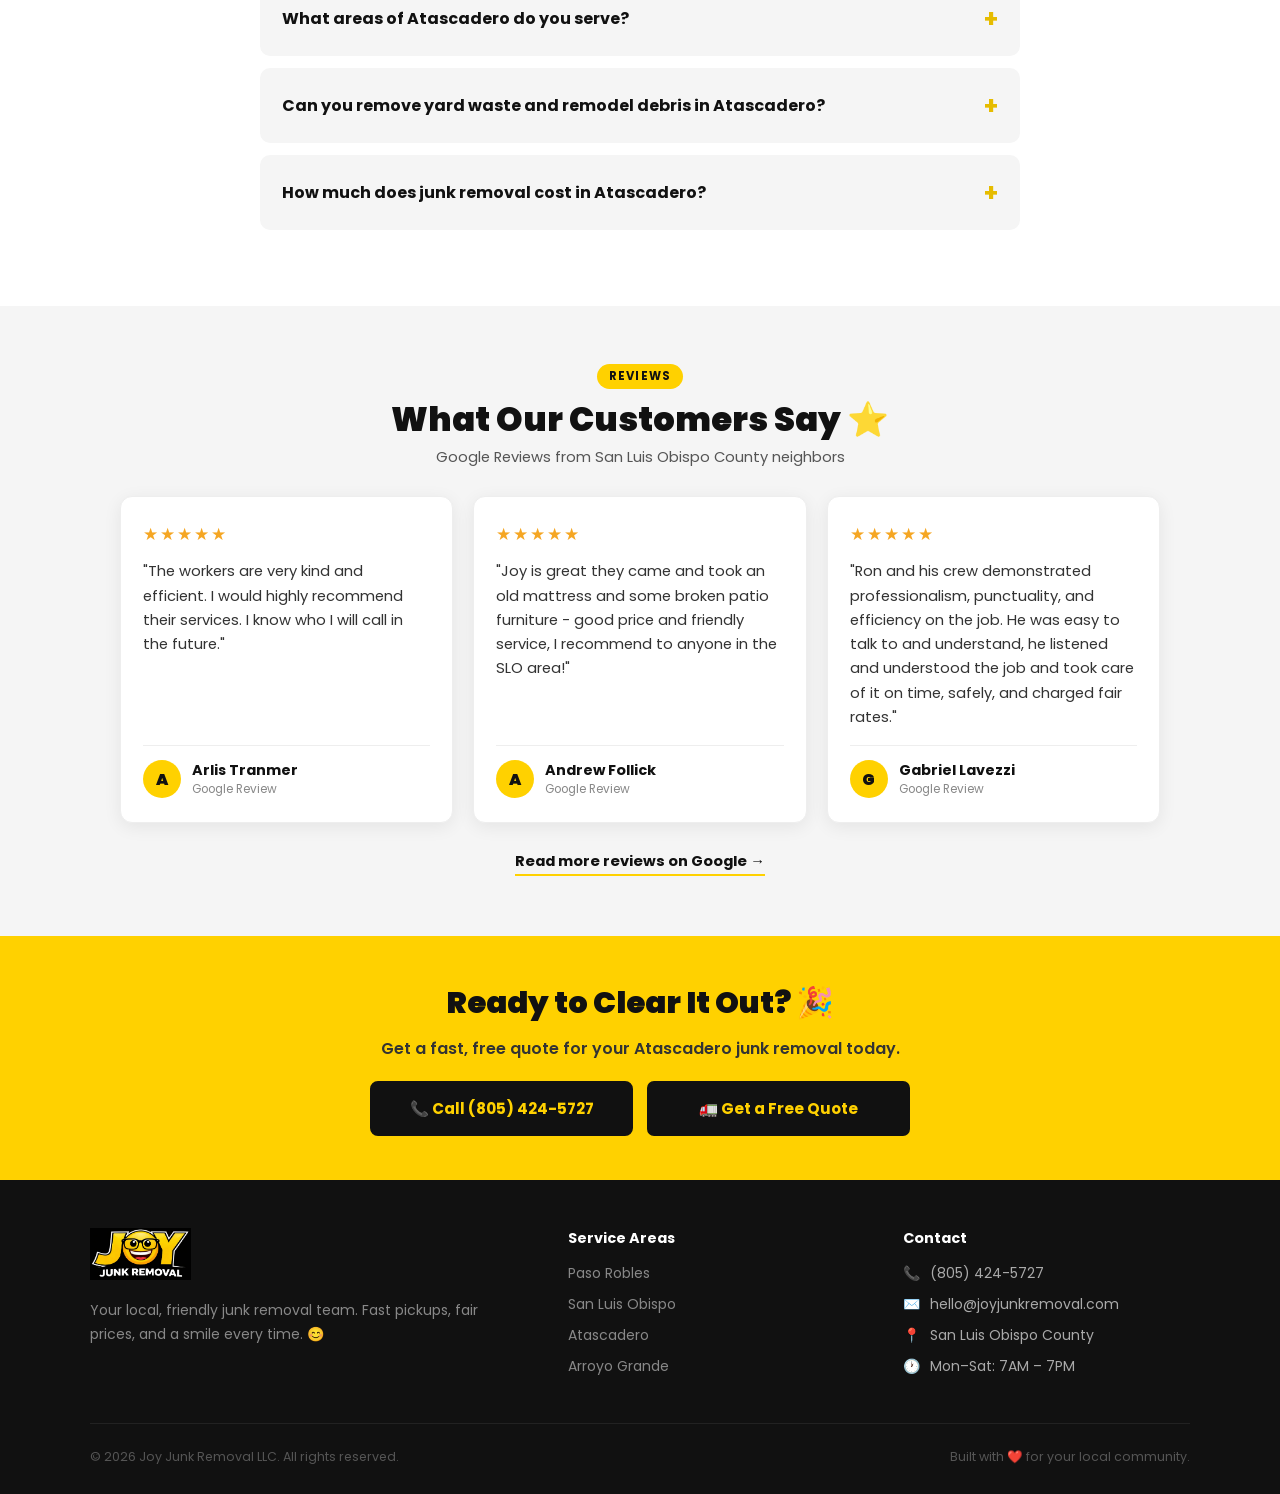
<file: atascadero-junk-removal.html>
<!DOCTYPE html>
<html lang="en">
<head>
  <meta charset="UTF-8" />
  <meta name="viewport" content="width=device-width, initial-scale=1.0" />
  <meta name="color-scheme" content="light" />
  <title>Junk Removal in Atascadero, CA | Joy Junk Removal</title>
  <meta name="description" content="Fast, friendly junk removal in Atascadero, CA. Garage and home cleanouts, furniture and appliance hauling, yard waste and remodel debris. Upfront pricing, licensed & insured. Call (805) 424-5727." />
  <link rel="canonical" href="https://joyjunkremoval.com/atascadero-junk-removal.html" />

  <meta property="og:type" content="website" />
  <meta property="og:title" content="Junk Removal in Atascadero, CA | Joy Junk Removal" />
  <meta property="og:description" content="Fast, friendly junk removal in Atascadero — garage, home, furniture and appliance hauling. Upfront pricing, licensed & insured." />
  <meta property="og:url" content="https://joyjunkremoval.com/atascadero-junk-removal.html" />
  <meta property="og:image" content="https://joyjunkremoval.com/brand_assets/joyjunklogo.png" />
  <meta name="twitter:card" content="summary" />

  <link rel="preconnect" href="https://fonts.googleapis.com" />
  <link rel="preconnect" href="https://fonts.gstatic.com" crossorigin />
  <link href="https://fonts.googleapis.com/css2?family=Poppins:wght@400;600;700;900&display=swap" rel="stylesheet" />
  <link rel="icon" type="image/png" href="/favicon.png?v=3" />
  <link rel="apple-touch-icon" href="/apple-touch-icon.png" />
  <link rel="stylesheet" href="css/styles.css" />

  <!-- ── SERVICE + AREA STRUCTURED DATA ── -->
  <script type="application/ld+json">
  {
    "@context": "https://schema.org",
    "@type": "Service",
    "serviceType": "Junk Removal",
    "provider": {
      "@type": "LocalBusiness",
      "@id": "https://joyjunkremoval.com/#business",
      "name": "Joy Junk Removal",
      "telephone": "+1-805-424-5727",
      "email": "hello@joyjunkremoval.com",
      "url": "https://joyjunkremoval.com/",
      "image": "https://joyjunkremoval.com/brand_assets/joyjunklogo.png"
    },
    "areaServed": { "@type": "City", "name": "Atascadero", "containedInPlace": { "@type": "AdministrativeArea", "name": "San Luis Obispo County" } },
    "url": "https://joyjunkremoval.com/atascadero-junk-removal.html"
  }
  </script>
  <script type="application/ld+json">
  {
    "@context": "https://schema.org",
    "@type": "FAQPage",
    "mainEntity": [
      { "@type": "Question", "name": "What areas of Atascadero do you serve?", "acceptedAnswer": { "@type": "Answer", "text": "We serve all of Atascadero, from the Sunken Gardens and Downtown area to the neighborhoods around Atascadero Lake, the east side off El Camino Real, and the rural lots up in the hills." } },
      { "@type": "Question", "name": "Can you remove yard waste and remodel debris in Atascadero?", "acceptedAnswer": { "@type": "Answer", "text": "Yes. Many Atascadero homes sit on larger lots, so we regularly haul branches, brush, fencing, and remodel debris alongside the usual furniture and garage junk. Text us some photos or call for a quick quote." } },
      { "@type": "Question", "name": "How much does junk removal cost in Atascadero?", "acceptedAnswer": { "@type": "Answer", "text": "Pricing depends on the volume and type of items being hauled. We give you a clear, upfront price before we lift a single item — no hidden fees. Call (805) 424-5727 or fill out our online form for a free quote." } }
    ]
  }
  </script>
</head>
<body>

  <nav>
    <a class="logo" href="index.html"><img src="brand_assets/joyjunklogo_cropped.png" alt="Joy Junk Removal" /></a>
    <ul class="nav-links">
      <li><a href="index.html">Home</a></li>
      <li><a href="services.html">Services</a></li>
      <li class="nav-dropdown">
        <span class="nav-dropdown-toggle active">Service Areas</span>
        <ul class="nav-dropdown-menu">
          <li><a href="paso-robles-junk-removal.html">Paso Robles</a></li>
          <li><a href="san-luis-obispo-junk-removal.html">San Luis Obispo</a></li>
          <li><a href="atascadero-junk-removal.html" class="active">Atascadero</a></li>
          <li><a href="arroyo-grande-junk-removal.html">Arroyo Grande</a></li>
        </ul>
      </li>
      <li><a href="about.html">About</a></li>
    </ul>
    <a class="nav-cta" href="index.html#quote-form">🚛 Get a Free Quote</a>
    <button class="nav-hamburger" id="nav-hamburger" aria-label="Toggle menu">
      <span></span><span></span><span></span>
    </button>
    <div class="nav-mobile-menu" id="nav-mobile-menu">
      <ul>
        <li><a href="index.html">Home</a></li>
        <li><a href="services.html">Services</a></li>
        <li class="nav-mobile-sub">
          <button class="nav-mobile-sub-toggle" id="nav-mobile-sub-toggle">Service Areas <span>+</span></button>
          <ul class="nav-mobile-sub-menu" id="nav-mobile-sub-menu">
            <li><a href="paso-robles-junk-removal.html">Paso Robles</a></li>
            <li><a href="san-luis-obispo-junk-removal.html">San Luis Obispo</a></li>
            <li><a href="atascadero-junk-removal.html" class="active">Atascadero</a></li>
            <li><a href="arroyo-grande-junk-removal.html">Arroyo Grande</a></li>
          </ul>
        </li>
        <li><a href="about.html">About</a></li>
      </ul>
    </div>
  </nav>

  <header class="sa-hero">
    <div class="section-label">Atascadero, CA</div>
    <h1>Junk Removal in <span>Atascadero</span> 🌳</h1>
    <p class="sa-sub">Fast, friendly hauling for Atascadero homes and properties — upfront pricing, on-time crews, and a smile every time.</p>
    <div class="sa-hero-ctas">
      <a class="call-cta" href="tel:+18054245727">📞 Call (805) 424-5727</a>
      <a class="btn-cta" href="index.html#quote-form">🚛 Get a Free Quote</a>
    </div>
  </header>

  <section class="sa-section">
    <h2>Your Local <span>Atascadero</span> Junk Haulers</h2>
    <p>Right in the heart of the North County, Atascadero blends walkable downtown living around the Sunken Gardens with quiet, larger-lot neighborhoods spread into the hills. That mix means everything from tidy garage cleanouts to big yard-waste and remodel jobs — and Joy Junk Removal handles them all without the hassle.</p>
    <p>We're a local San Luis Obispo County team, so we show up on time and quote you an honest, upfront price before we lift a single item. No hidden fees, no surprises — just junk gone and joy found.</p>

    <h3>Atascadero areas we serve</h3>
    <p>We cover all of Atascadero, including Downtown and the Sunken Gardens, the Atascadero Lake area, the neighborhoods off El Camino Real and Morro Road, the east side, and the rural lots up in the surrounding hills — plus nearby <a href="paso-robles-junk-removal.html">Paso Robles</a> and Templeton.</p>
  </section>

  <section class="sa-section" style="padding-top:0;">
    <h2>What We Haul in Atascadero</h2>
    <p>From a single appliance to a full property cleanout — if you need it gone, we can take it. <a href="services.html">See all our services →</a></p>
    <div class="sa-services">
      <a class="sa-service" href="services.html"><span class="icon">🏠</span><strong>Home & Garage Cleanouts</strong><span>Garage, attic, shed — left broom-clean</span></a>
      <a class="sa-service" href="services.html"><span class="icon">🌿</span><strong>Yard Waste Removal</strong><span>Branches, brush, dirt, fencing</span></a>
      <a class="sa-service" href="services.html"><span class="icon">🛋️</span><strong>Furniture Removal</strong><span>Sofas, mattresses, tables, dressers</span></a>
      <a class="sa-service" href="services.html"><span class="icon">🏗️</span><strong>Remodel & Construction Debris</strong><span>Drywall, lumber, tile, flooring</span></a>
      <a class="sa-service" href="services.html"><span class="icon">🖥️</span><strong>Appliances & Electronics</strong><span>Fridges, washers, TVs — recycled right</span></a>
      <a class="sa-service" href="services.html"><span class="icon">📦</span><strong>Storage Unit Cleanouts</strong><span>Clear it out, stop the monthly fees</span></a>
    </div>
  </section>

  <section class="faq-section" id="faq">
    <div class="faq-inner">
      <div class="section-label">Atascadero FAQ</div>
      <h2 class="faq-heading">Junk Removal in Atascadero — Common Questions</h2>

      <details class="faq-item">
        <summary>What areas of Atascadero do you serve?</summary>
        <p>We serve all of Atascadero, from the Sunken Gardens and Downtown area to the neighborhoods around Atascadero Lake, the east side off El Camino Real, and the rural lots up in the hills.</p>
      </details>
      <details class="faq-item">
        <summary>Can you remove yard waste and remodel debris in Atascadero?</summary>
        <p>Yes. Many Atascadero homes sit on larger lots, so we regularly haul branches, brush, fencing, and remodel debris alongside the usual furniture and garage junk. Text us some photos or call for a quick quote.</p>
      </details>
      <details class="faq-item">
        <summary>How much does junk removal cost in Atascadero?</summary>
        <p>Pricing depends on the volume and type of items being hauled. We give you a clear, upfront price before we lift a single item — no hidden fees. Call (805) 424-5727 or fill out our online form for a free quote.</p>
      </details>
    </div>
  </section>

  <!-- ── CUSTOMER REVIEWS ── -->
  <section class="reviews-section" id="reviews">
    <div class="reviews-inner">
      <div class="section-label">Reviews</div>
      <h2 class="reviews-heading">What Our Customers Say ⭐</h2>
      <p class="reviews-sub">Google Reviews from San Luis Obispo County neighbors</p>
      <div class="reviews-grid">
        <div class="review-card">
          <div class="review-stars" aria-label="5 out of 5 stars">★★★★★</div>
          <p class="review-text">"The workers are very kind and efficient. I would highly recommend their services. I know who I will call in the future."</p>
          <div class="review-meta">
            <div class="review-avatar">A</div>
            <div>
              <div class="review-author">Arlis Tranmer</div>
              <div class="review-source">Google Review</div>
            </div>
          </div>
        </div>
        <div class="review-card">
          <div class="review-stars" aria-label="5 out of 5 stars">★★★★★</div>
          <p class="review-text">"Joy is great they came and took an old mattress and some broken patio furniture - good price and friendly service, I recommend to anyone in the SLO area!"</p>
          <div class="review-meta">
            <div class="review-avatar">A</div>
            <div>
              <div class="review-author">Andrew Follick</div>
              <div class="review-source">Google Review</div>
            </div>
          </div>
        </div>
        <div class="review-card">
          <div class="review-stars" aria-label="5 out of 5 stars">★★★★★</div>
          <p class="review-text">"Ron and his crew demonstrated professionalism, punctuality, and efficiency on the job. He was easy to talk to and understand, he listened and understood the job and took care of it on time, safely, and charged fair rates."</p>
          <div class="review-meta">
            <div class="review-avatar">G</div>
            <div>
              <div class="review-author">Gabriel Lavezzi</div>
              <div class="review-source">Google Review</div>
            </div>
          </div>
        </div>
      </div>
      <a class="reviews-link" href="https://share.google/LmObr60gW9SsakL2L" target="_blank" rel="noopener">Read more reviews on Google →</a>
    </div>
  </section>

  <section class="sa-cta-band">
    <h2>Ready to Clear It Out? 🎉</h2>
    <p>Get a fast, free quote for your Atascadero junk removal today.</p>
    <div class="sa-hero-ctas">
      <a class="call-cta" href="tel:+18054245727">📞 Call (805) 424-5727</a>
      <a class="btn-cta" href="index.html#quote-form">🚛 Get a Free Quote</a>
    </div>
  </section>

  <footer>
    <div class="footer-inner">
      <div class="footer-brand">
        <img src="brand_assets/joyjunklogo2_cropped.png" alt="Joy Junk Removal" />
        <p>Your local, friendly junk removal team. Fast pickups, fair prices, and a smile every time. 😊</p>
      </div>
      <div class="footer-col">
        <h4>Service Areas</h4>
        <ul>
          <li><a href="paso-robles-junk-removal.html">Paso Robles</a></li>
          <li><a href="san-luis-obispo-junk-removal.html">San Luis Obispo</a></li>
          <li><a href="atascadero-junk-removal.html">Atascadero</a></li>
          <li><a href="arroyo-grande-junk-removal.html">Arroyo Grande</a></li>
        </ul>
      </div>
      <div class="footer-col">
        <h4>Contact</h4>
        <div class="footer-contact-item"><span>📞</span><span>(805) 424-5727</span></div>
        <div class="footer-contact-item"><span>✉️</span><span>hello@joyjunkremoval.com</span></div>
        <div class="footer-contact-item"><span>📍</span><span>San Luis Obispo County</span></div>
        <div class="footer-contact-item"><span>🕐</span><span>Mon–Sat: 7AM – 7PM</span></div>
      </div>
    </div>
    <div class="footer-bottom">
      <span>© 2026 Joy Junk Removal LLC. All rights reserved.</span>
      <span>Built with ❤️ for your local community.</span>
    </div>
  </footer>

  <script src="js/main.js" defer></script>
  <!-- Cloudflare Web Analytics -->
  <script defer src='https://static.cloudflareinsights.com/beacon.min.js' data-cf-beacon='{"token": "5879f2e74c1949ac8a1ff5fc80c3b0d9"}'></script>
</body>
</html>
</file>
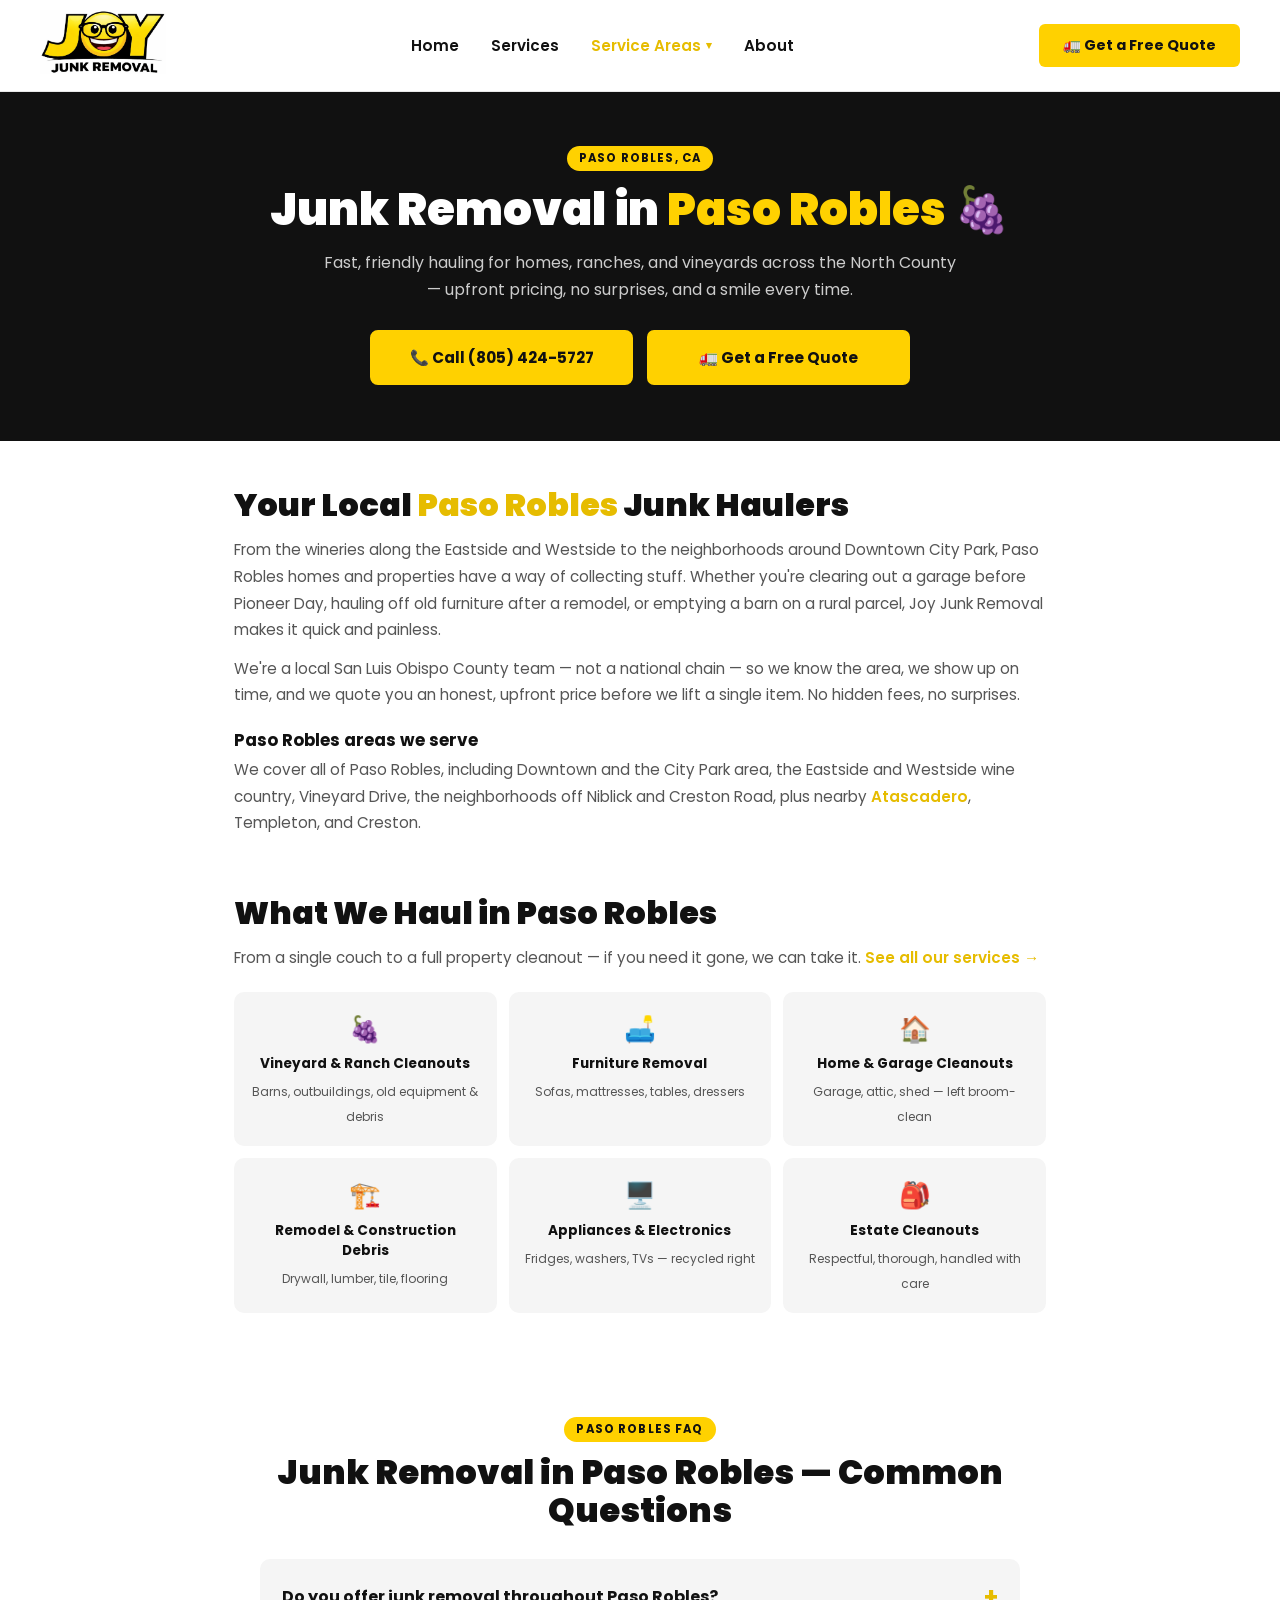
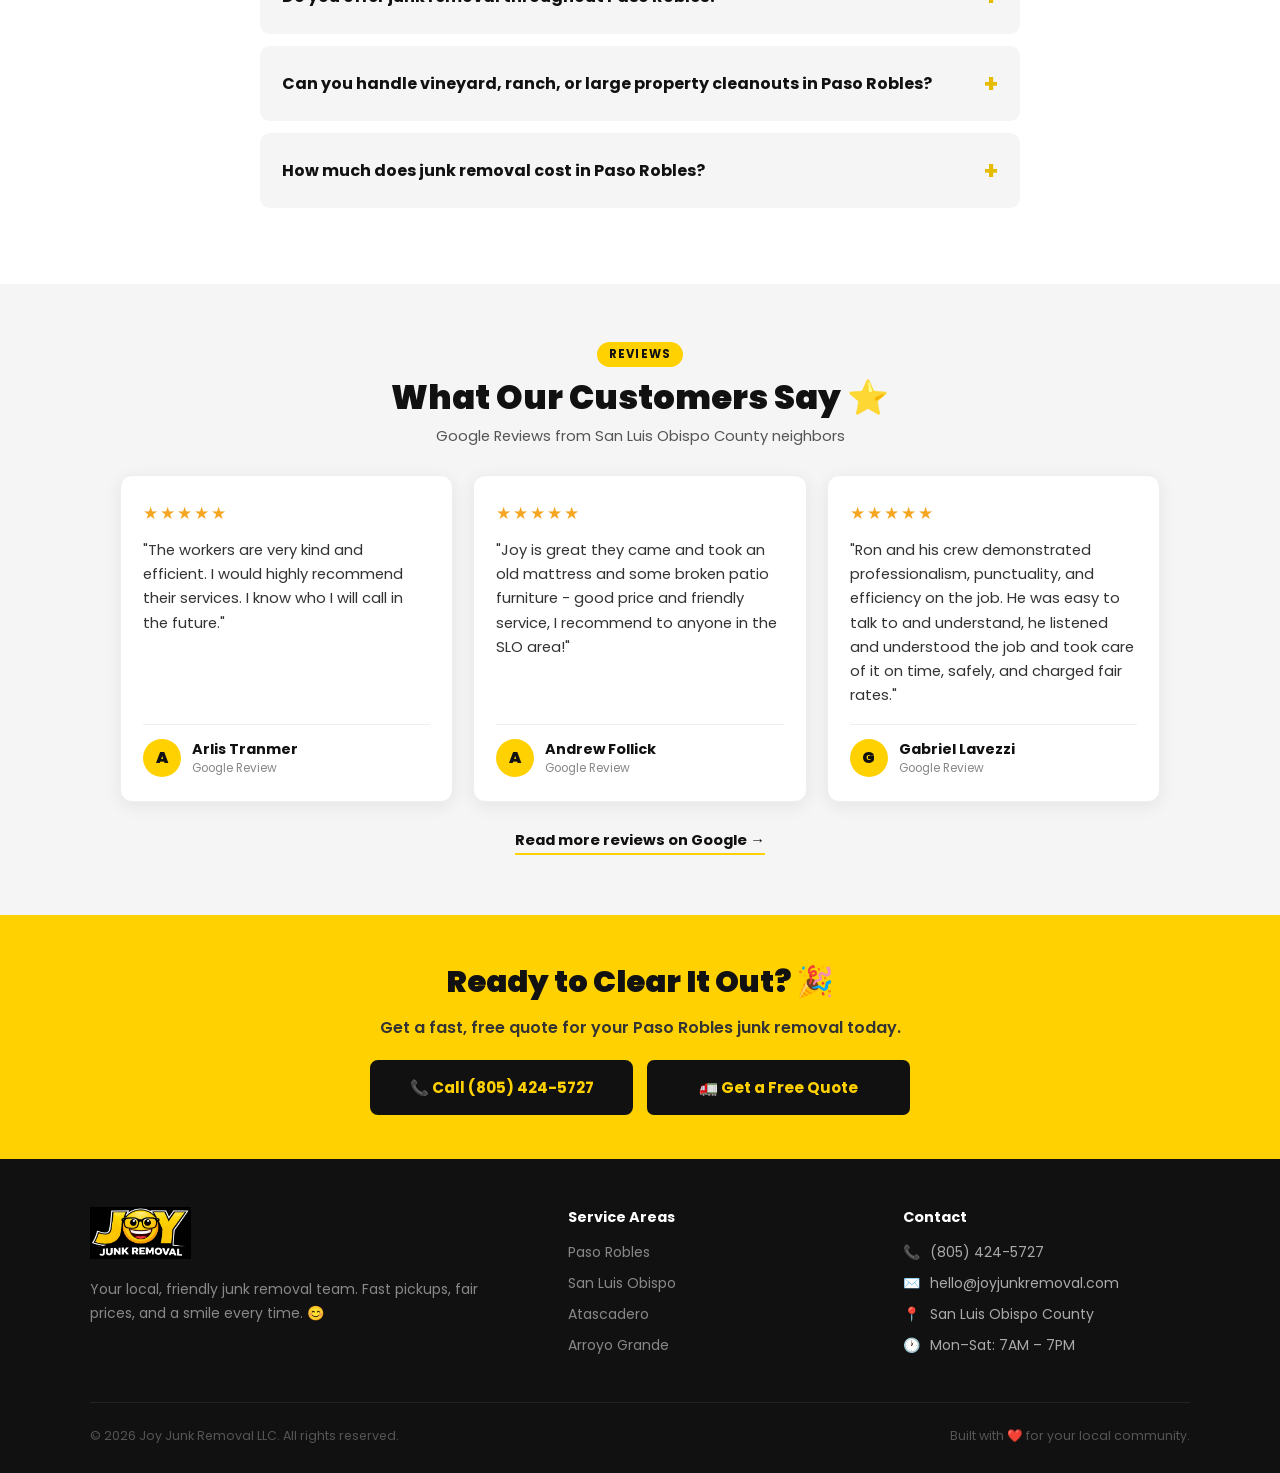
<file: paso-robles-junk-removal.html>
<!DOCTYPE html>
<html lang="en">
<head>
  <meta charset="UTF-8" />
  <meta name="viewport" content="width=device-width, initial-scale=1.0" />
  <meta name="color-scheme" content="light" />
  <title>Junk Removal in Paso Robles, CA | Joy Junk Removal</title>
  <meta name="description" content="Fast, friendly junk removal in Paso Robles, CA. Vineyard & ranch cleanouts, furniture and appliance hauling, estate and garage cleanouts. Upfront pricing, licensed & insured. Call (805) 424-5727." />
  <link rel="canonical" href="https://joyjunkremoval.com/paso-robles-junk-removal.html" />

  <meta property="og:type" content="website" />
  <meta property="og:title" content="Junk Removal in Paso Robles, CA | Joy Junk Removal" />
  <meta property="og:description" content="Fast, friendly junk removal in Paso Robles — vineyard, ranch, estate and home cleanouts. Upfront pricing, licensed & insured." />
  <meta property="og:url" content="https://joyjunkremoval.com/paso-robles-junk-removal.html" />
  <meta property="og:image" content="https://joyjunkremoval.com/brand_assets/joyjunklogo.png" />
  <meta name="twitter:card" content="summary" />

  <link rel="preconnect" href="https://fonts.googleapis.com" />
  <link rel="preconnect" href="https://fonts.gstatic.com" crossorigin />
  <link href="https://fonts.googleapis.com/css2?family=Poppins:wght@400;600;700;900&display=swap" rel="stylesheet" />
  <link rel="icon" type="image/png" href="/favicon.png?v=3" />
  <link rel="apple-touch-icon" href="/apple-touch-icon.png" />
  <link rel="stylesheet" href="css/styles.css" />

  <!-- ── SERVICE + AREA STRUCTURED DATA ── -->
  <script type="application/ld+json">
  {
    "@context": "https://schema.org",
    "@type": "Service",
    "serviceType": "Junk Removal",
    "provider": {
      "@type": "LocalBusiness",
      "@id": "https://joyjunkremoval.com/#business",
      "name": "Joy Junk Removal",
      "telephone": "+1-805-424-5727",
      "email": "hello@joyjunkremoval.com",
      "url": "https://joyjunkremoval.com/",
      "image": "https://joyjunkremoval.com/brand_assets/joyjunklogo.png"
    },
    "areaServed": { "@type": "City", "name": "Paso Robles", "containedInPlace": { "@type": "AdministrativeArea", "name": "San Luis Obispo County" } },
    "url": "https://joyjunkremoval.com/paso-robles-junk-removal.html"
  }
  </script>
  <script type="application/ld+json">
  {
    "@context": "https://schema.org",
    "@type": "FAQPage",
    "mainEntity": [
      { "@type": "Question", "name": "Do you offer junk removal throughout Paso Robles?", "acceptedAnswer": { "@type": "Answer", "text": "Yes. We serve all of Paso Robles, from downtown and the City Park area to the vineyards and rural properties east and west of Highway 101, plus nearby Templeton and Creston." } },
      { "@type": "Question", "name": "Can you handle vineyard, ranch, or large property cleanouts in Paso Robles?", "acceptedAnswer": { "@type": "Answer", "text": "Absolutely. Paso Robles has a lot of ranch and vineyard properties, and we regularly clear out barns, outbuildings, old equipment, fencing, and accumulated debris. Text us some photos or give us a call for an upfront quote." } },
      { "@type": "Question", "name": "How much does junk removal cost in Paso Robles?", "acceptedAnswer": { "@type": "Answer", "text": "Pricing depends on the volume and type of items being hauled. We give you a clear, upfront price before we lift a single item — no hidden fees. Call (805) 424-5727 or fill out our online form for a free quote." } }
    ]
  }
  </script>
</head>
<body>

  <!-- ── NAVBAR ── -->
  <nav>
    <a class="logo" href="index.html"><img src="brand_assets/joyjunklogo_cropped.png" alt="Joy Junk Removal" /></a>
    <ul class="nav-links">
      <li><a href="index.html">Home</a></li>
      <li><a href="services.html">Services</a></li>
      <li class="nav-dropdown">
        <span class="nav-dropdown-toggle active">Service Areas</span>
        <ul class="nav-dropdown-menu">
          <li><a href="paso-robles-junk-removal.html" class="active">Paso Robles</a></li>
          <li><a href="san-luis-obispo-junk-removal.html">San Luis Obispo</a></li>
          <li><a href="atascadero-junk-removal.html">Atascadero</a></li>
          <li><a href="arroyo-grande-junk-removal.html">Arroyo Grande</a></li>
        </ul>
      </li>
      <li><a href="about.html">About</a></li>
    </ul>
    <a class="nav-cta" href="index.html#quote-form">🚛 Get a Free Quote</a>
    <button class="nav-hamburger" id="nav-hamburger" aria-label="Toggle menu">
      <span></span><span></span><span></span>
    </button>
    <div class="nav-mobile-menu" id="nav-mobile-menu">
      <ul>
        <li><a href="index.html">Home</a></li>
        <li><a href="services.html">Services</a></li>
        <li class="nav-mobile-sub">
          <button class="nav-mobile-sub-toggle" id="nav-mobile-sub-toggle">Service Areas <span>+</span></button>
          <ul class="nav-mobile-sub-menu" id="nav-mobile-sub-menu">
            <li><a href="paso-robles-junk-removal.html" class="active">Paso Robles</a></li>
            <li><a href="san-luis-obispo-junk-removal.html">San Luis Obispo</a></li>
            <li><a href="atascadero-junk-removal.html">Atascadero</a></li>
            <li><a href="arroyo-grande-junk-removal.html">Arroyo Grande</a></li>
          </ul>
        </li>
        <li><a href="about.html">About</a></li>
      </ul>
    </div>
  </nav>

  <!-- ── HERO ── -->
  <header class="sa-hero">
    <div class="section-label">Paso Robles, CA</div>
    <h1>Junk Removal in <span>Paso Robles</span> 🍇</h1>
    <p class="sa-sub">Fast, friendly hauling for homes, ranches, and vineyards across the North County — upfront pricing, no surprises, and a smile every time.</p>
    <div class="sa-hero-ctas">
      <a class="call-cta" href="tel:+18054245727">📞 Call (805) 424-5727</a>
      <a class="btn-cta" href="index.html#quote-form">🚛 Get a Free Quote</a>
    </div>
  </header>

  <!-- ── INTRO ── -->
  <section class="sa-section">
    <h2>Your Local <span>Paso Robles</span> Junk Haulers</h2>
    <p>From the wineries along the Eastside and Westside to the neighborhoods around Downtown City Park, Paso Robles homes and properties have a way of collecting stuff. Whether you're clearing out a garage before Pioneer Day, hauling off old furniture after a remodel, or emptying a barn on a rural parcel, Joy Junk Removal makes it quick and painless.</p>
    <p>We're a local San Luis Obispo County team — not a national chain — so we know the area, we show up on time, and we quote you an honest, upfront price before we lift a single item. No hidden fees, no surprises.</p>

    <h3>Paso Robles areas we serve</h3>
    <p>We cover all of Paso Robles, including Downtown and the City Park area, the Eastside and Westside wine country, Vineyard Drive, the neighborhoods off Niblick and Creston Road, plus nearby <a href="atascadero-junk-removal.html">Atascadero</a>, Templeton, and Creston.</p>
  </section>

  <!-- ── SERVICES ── -->
  <section class="sa-section" style="padding-top:0;">
    <h2>What We Haul in Paso Robles</h2>
    <p>From a single couch to a full property cleanout — if you need it gone, we can take it. <a href="services.html">See all our services →</a></p>
    <div class="sa-services">
      <a class="sa-service" href="services.html"><span class="icon">🍇</span><strong>Vineyard & Ranch Cleanouts</strong><span>Barns, outbuildings, old equipment & debris</span></a>
      <a class="sa-service" href="services.html"><span class="icon">🛋️</span><strong>Furniture Removal</strong><span>Sofas, mattresses, tables, dressers</span></a>
      <a class="sa-service" href="services.html"><span class="icon">🏠</span><strong>Home & Garage Cleanouts</strong><span>Garage, attic, shed — left broom-clean</span></a>
      <a class="sa-service" href="services.html"><span class="icon">🏗️</span><strong>Remodel & Construction Debris</strong><span>Drywall, lumber, tile, flooring</span></a>
      <a class="sa-service" href="services.html"><span class="icon">🖥️</span><strong>Appliances & Electronics</strong><span>Fridges, washers, TVs — recycled right</span></a>
      <a class="sa-service" href="services.html"><span class="icon">🎒</span><strong>Estate Cleanouts</strong><span>Respectful, thorough, handled with care</span></a>
    </div>
  </section>

  <!-- ── FAQ ── -->
  <section class="faq-section" id="faq">
    <div class="faq-inner">
      <div class="section-label">Paso Robles FAQ</div>
      <h2 class="faq-heading">Junk Removal in Paso Robles — Common Questions</h2>

      <details class="faq-item">
        <summary>Do you offer junk removal throughout Paso Robles?</summary>
        <p>Yes. We serve all of Paso Robles, from downtown and the City Park area to the vineyards and rural properties east and west of Highway 101, plus nearby Templeton and Creston.</p>
      </details>
      <details class="faq-item">
        <summary>Can you handle vineyard, ranch, or large property cleanouts in Paso Robles?</summary>
        <p>Absolutely. Paso Robles has a lot of ranch and vineyard properties, and we regularly clear out barns, outbuildings, old equipment, fencing, and accumulated debris. Text us some photos or give us a call for an upfront quote.</p>
      </details>
      <details class="faq-item">
        <summary>How much does junk removal cost in Paso Robles?</summary>
        <p>Pricing depends on the volume and type of items being hauled. We give you a clear, upfront price before we lift a single item — no hidden fees. Call (805) 424-5727 or fill out our online form for a free quote.</p>
      </details>
    </div>
  </section>

  <!-- ── CUSTOMER REVIEWS ── -->
  <section class="reviews-section" id="reviews">
    <div class="reviews-inner">
      <div class="section-label">Reviews</div>
      <h2 class="reviews-heading">What Our Customers Say ⭐</h2>
      <p class="reviews-sub">Google Reviews from San Luis Obispo County neighbors</p>
      <div class="reviews-grid">
        <div class="review-card">
          <div class="review-stars" aria-label="5 out of 5 stars">★★★★★</div>
          <p class="review-text">"The workers are very kind and efficient. I would highly recommend their services. I know who I will call in the future."</p>
          <div class="review-meta">
            <div class="review-avatar">A</div>
            <div>
              <div class="review-author">Arlis Tranmer</div>
              <div class="review-source">Google Review</div>
            </div>
          </div>
        </div>
        <div class="review-card">
          <div class="review-stars" aria-label="5 out of 5 stars">★★★★★</div>
          <p class="review-text">"Joy is great they came and took an old mattress and some broken patio furniture - good price and friendly service, I recommend to anyone in the SLO area!"</p>
          <div class="review-meta">
            <div class="review-avatar">A</div>
            <div>
              <div class="review-author">Andrew Follick</div>
              <div class="review-source">Google Review</div>
            </div>
          </div>
        </div>
        <div class="review-card">
          <div class="review-stars" aria-label="5 out of 5 stars">★★★★★</div>
          <p class="review-text">"Ron and his crew demonstrated professionalism, punctuality, and efficiency on the job. He was easy to talk to and understand, he listened and understood the job and took care of it on time, safely, and charged fair rates."</p>
          <div class="review-meta">
            <div class="review-avatar">G</div>
            <div>
              <div class="review-author">Gabriel Lavezzi</div>
              <div class="review-source">Google Review</div>
            </div>
          </div>
        </div>
      </div>
      <a class="reviews-link" href="https://share.google/LmObr60gW9SsakL2L" target="_blank" rel="noopener">Read more reviews on Google →</a>
    </div>
  </section>

  <!-- ── CTA BAND ── -->
  <section class="sa-cta-band">
    <h2>Ready to Clear It Out? 🎉</h2>
    <p>Get a fast, free quote for your Paso Robles junk removal today.</p>
    <div class="sa-hero-ctas">
      <a class="call-cta" href="tel:+18054245727">📞 Call (805) 424-5727</a>
      <a class="btn-cta" href="index.html#quote-form">🚛 Get a Free Quote</a>
    </div>
  </section>

  <!-- ── FOOTER ── -->
  <footer>
    <div class="footer-inner">
      <div class="footer-brand">
        <img src="brand_assets/joyjunklogo2_cropped.png" alt="Joy Junk Removal" />
        <p>Your local, friendly junk removal team. Fast pickups, fair prices, and a smile every time. 😊</p>
      </div>
      <div class="footer-col">
        <h4>Service Areas</h4>
        <ul>
          <li><a href="paso-robles-junk-removal.html">Paso Robles</a></li>
          <li><a href="san-luis-obispo-junk-removal.html">San Luis Obispo</a></li>
          <li><a href="atascadero-junk-removal.html">Atascadero</a></li>
          <li><a href="arroyo-grande-junk-removal.html">Arroyo Grande</a></li>
        </ul>
      </div>
      <div class="footer-col">
        <h4>Contact</h4>
        <div class="footer-contact-item"><span>📞</span><span>(805) 424-5727</span></div>
        <div class="footer-contact-item"><span>✉️</span><span>hello@joyjunkremoval.com</span></div>
        <div class="footer-contact-item"><span>📍</span><span>San Luis Obispo County</span></div>
        <div class="footer-contact-item"><span>🕐</span><span>Mon–Sat: 7AM – 7PM</span></div>
      </div>
    </div>
    <div class="footer-bottom">
      <span>© 2026 Joy Junk Removal LLC. All rights reserved.</span>
      <span>Built with ❤️ for your local community.</span>
    </div>
  </footer>

  <script src="js/main.js" defer></script>
  <!-- Cloudflare Web Analytics -->
  <script defer src='https://static.cloudflareinsights.com/beacon.min.js' data-cf-beacon='{"token": "5879f2e74c1949ac8a1ff5fc80c3b0d9"}'></script>
</body>
</html>
</file>
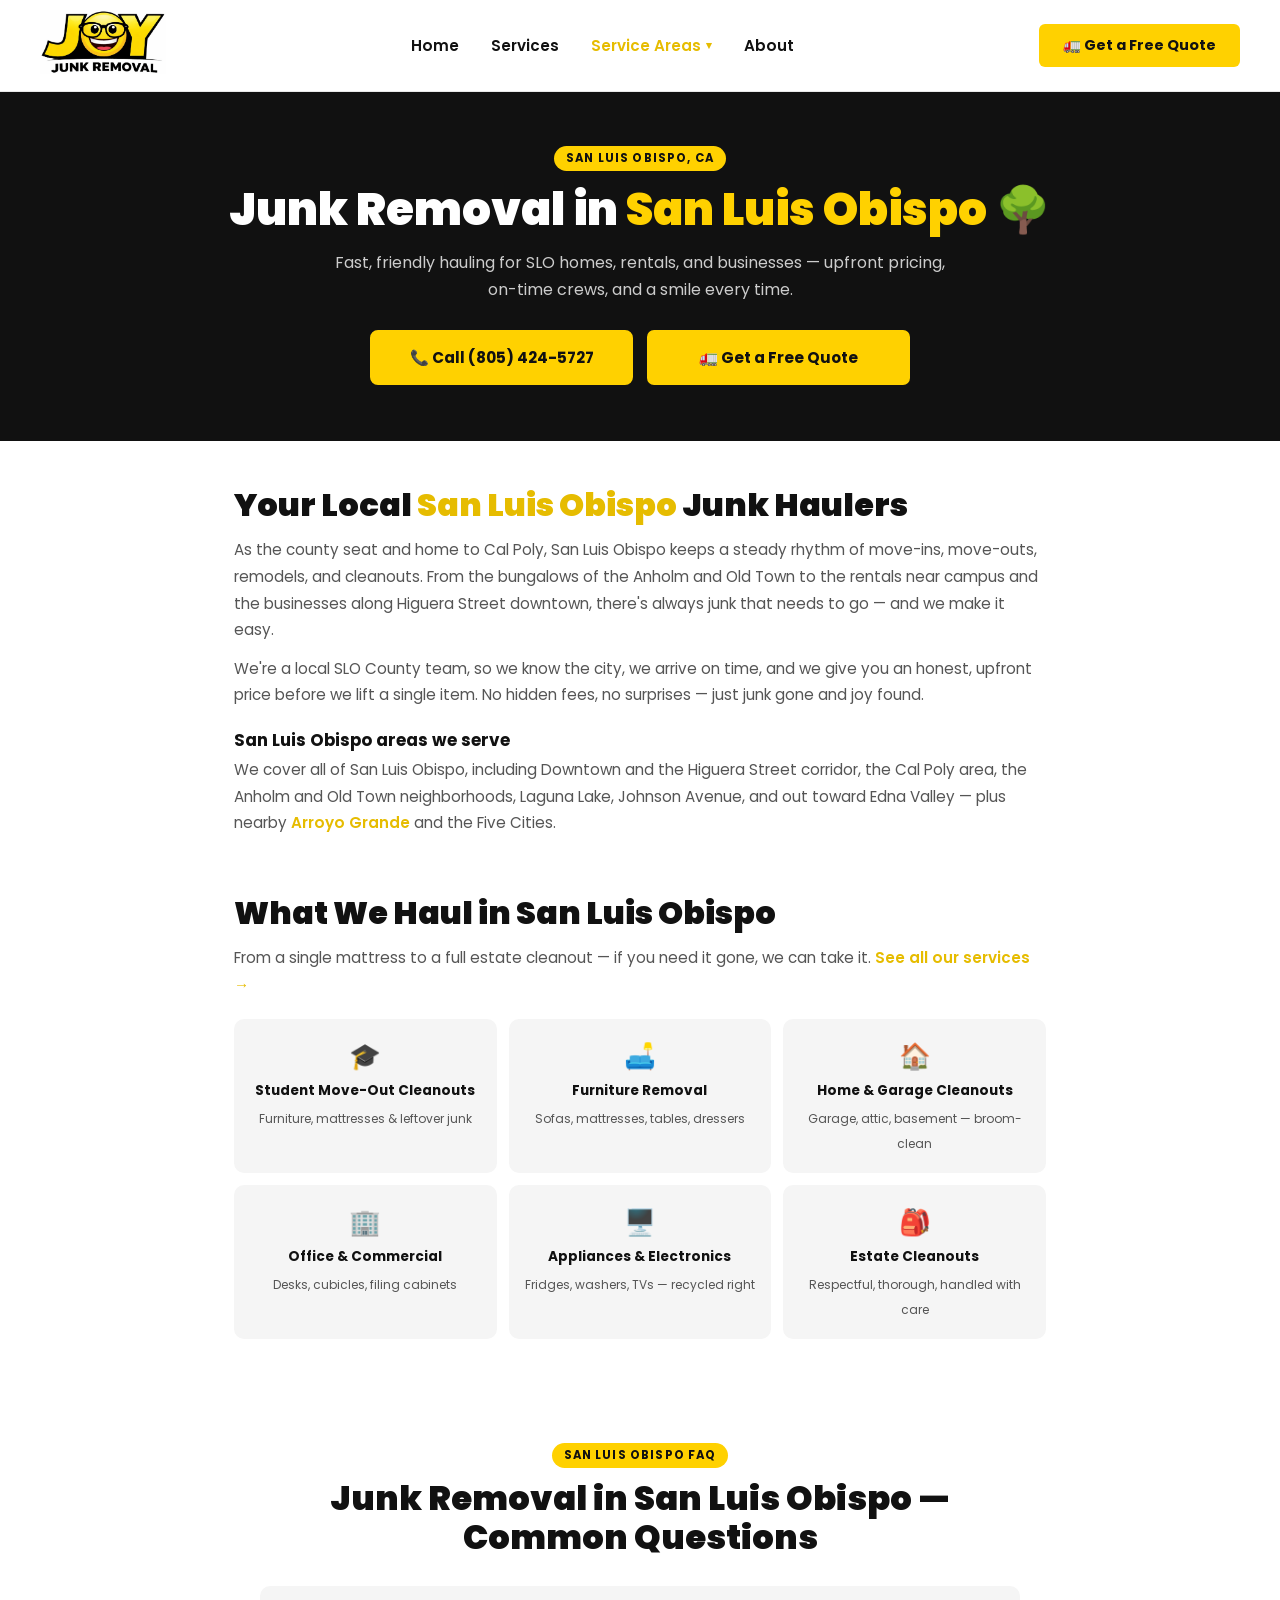
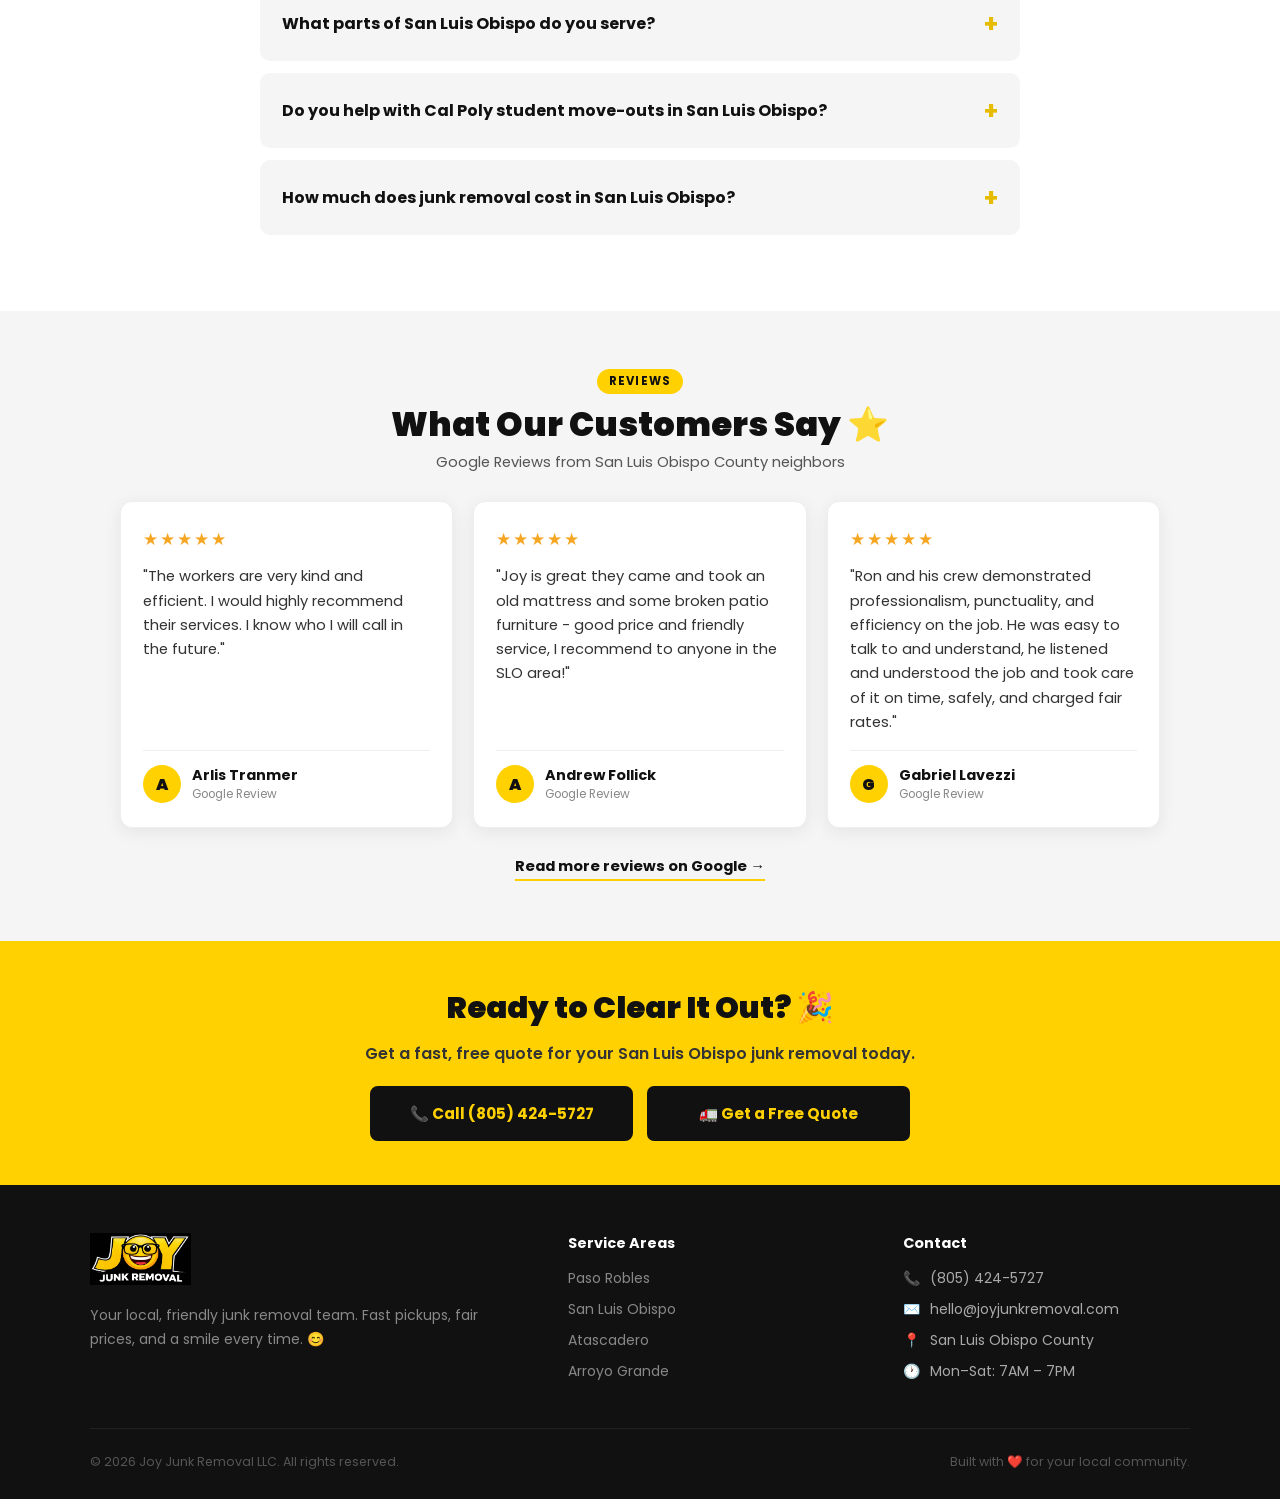
<file: san-luis-obispo-junk-removal.html>
<!DOCTYPE html>
<html lang="en">
<head>
  <meta charset="UTF-8" />
  <meta name="viewport" content="width=device-width, initial-scale=1.0" />
  <meta name="color-scheme" content="light" />
  <title>Junk Removal in San Luis Obispo, CA | Joy Junk Removal</title>
  <meta name="description" content="Fast, friendly junk removal in San Luis Obispo, CA. Furniture, appliance & garage hauling, student move-out and estate cleanouts. Upfront pricing, licensed & insured. Call (805) 424-5727." />
  <link rel="canonical" href="https://joyjunkremoval.com/san-luis-obispo-junk-removal.html" />

  <meta property="og:type" content="website" />
  <meta property="og:title" content="Junk Removal in San Luis Obispo, CA | Joy Junk Removal" />
  <meta property="og:description" content="Fast, friendly junk removal in San Luis Obispo — furniture, garage, move-out and estate cleanouts. Upfront pricing, licensed & insured." />
  <meta property="og:url" content="https://joyjunkremoval.com/san-luis-obispo-junk-removal.html" />
  <meta property="og:image" content="https://joyjunkremoval.com/brand_assets/joyjunklogo.png" />
  <meta name="twitter:card" content="summary" />

  <link rel="preconnect" href="https://fonts.googleapis.com" />
  <link rel="preconnect" href="https://fonts.gstatic.com" crossorigin />
  <link href="https://fonts.googleapis.com/css2?family=Poppins:wght@400;600;700;900&display=swap" rel="stylesheet" />
  <link rel="icon" type="image/png" href="/favicon.png?v=3" />
  <link rel="apple-touch-icon" href="/apple-touch-icon.png" />
  <link rel="stylesheet" href="css/styles.css" />

  <!-- ── SERVICE + AREA STRUCTURED DATA ── -->
  <script type="application/ld+json">
  {
    "@context": "https://schema.org",
    "@type": "Service",
    "serviceType": "Junk Removal",
    "provider": {
      "@type": "LocalBusiness",
      "@id": "https://joyjunkremoval.com/#business",
      "name": "Joy Junk Removal",
      "telephone": "+1-805-424-5727",
      "email": "hello@joyjunkremoval.com",
      "url": "https://joyjunkremoval.com/",
      "image": "https://joyjunkremoval.com/brand_assets/joyjunklogo.png"
    },
    "areaServed": { "@type": "City", "name": "San Luis Obispo", "containedInPlace": { "@type": "AdministrativeArea", "name": "San Luis Obispo County" } },
    "url": "https://joyjunkremoval.com/san-luis-obispo-junk-removal.html"
  }
  </script>
  <script type="application/ld+json">
  {
    "@context": "https://schema.org",
    "@type": "FAQPage",
    "mainEntity": [
      { "@type": "Question", "name": "What parts of San Luis Obispo do you serve?", "acceptedAnswer": { "@type": "Answer", "text": "We serve all of San Luis Obispo, including Downtown, the neighborhoods around Cal Poly, the Anholm and Old Town districts, Laguna Lake, Edna Valley, and everywhere in between." } },
      { "@type": "Question", "name": "Do you help with Cal Poly student move-outs in San Luis Obispo?", "acceptedAnswer": { "@type": "Answer", "text": "Yes. Move-out season fills apartments and rentals with old furniture, mattresses, and leftover junk. We clear it fast so renters and landlords can turn the unit over quickly. Text us photos or call for an upfront quote." } },
      { "@type": "Question", "name": "How much does junk removal cost in San Luis Obispo?", "acceptedAnswer": { "@type": "Answer", "text": "Pricing depends on the volume and type of items being hauled. We give you a clear, upfront price before we lift a single item — no hidden fees. Call (805) 424-5727 or fill out our online form for a free quote." } }
    ]
  }
  </script>
</head>
<body>

  <nav>
    <a class="logo" href="index.html"><img src="brand_assets/joyjunklogo_cropped.png" alt="Joy Junk Removal" /></a>
    <ul class="nav-links">
      <li><a href="index.html">Home</a></li>
      <li><a href="services.html">Services</a></li>
      <li class="nav-dropdown">
        <span class="nav-dropdown-toggle active">Service Areas</span>
        <ul class="nav-dropdown-menu">
          <li><a href="paso-robles-junk-removal.html">Paso Robles</a></li>
          <li><a href="san-luis-obispo-junk-removal.html" class="active">San Luis Obispo</a></li>
          <li><a href="atascadero-junk-removal.html">Atascadero</a></li>
          <li><a href="arroyo-grande-junk-removal.html">Arroyo Grande</a></li>
        </ul>
      </li>
      <li><a href="about.html">About</a></li>
    </ul>
    <a class="nav-cta" href="index.html#quote-form">🚛 Get a Free Quote</a>
    <button class="nav-hamburger" id="nav-hamburger" aria-label="Toggle menu">
      <span></span><span></span><span></span>
    </button>
    <div class="nav-mobile-menu" id="nav-mobile-menu">
      <ul>
        <li><a href="index.html">Home</a></li>
        <li><a href="services.html">Services</a></li>
        <li class="nav-mobile-sub">
          <button class="nav-mobile-sub-toggle" id="nav-mobile-sub-toggle">Service Areas <span>+</span></button>
          <ul class="nav-mobile-sub-menu" id="nav-mobile-sub-menu">
            <li><a href="paso-robles-junk-removal.html">Paso Robles</a></li>
            <li><a href="san-luis-obispo-junk-removal.html" class="active">San Luis Obispo</a></li>
            <li><a href="atascadero-junk-removal.html">Atascadero</a></li>
            <li><a href="arroyo-grande-junk-removal.html">Arroyo Grande</a></li>
          </ul>
        </li>
        <li><a href="about.html">About</a></li>
      </ul>
    </div>
  </nav>

  <header class="sa-hero">
    <div class="section-label">San Luis Obispo, CA</div>
    <h1>Junk Removal in <span>San Luis Obispo</span> 🌳</h1>
    <p class="sa-sub">Fast, friendly hauling for SLO homes, rentals, and businesses — upfront pricing, on-time crews, and a smile every time.</p>
    <div class="sa-hero-ctas">
      <a class="call-cta" href="tel:+18054245727">📞 Call (805) 424-5727</a>
      <a class="btn-cta" href="index.html#quote-form">🚛 Get a Free Quote</a>
    </div>
  </header>

  <section class="sa-section">
    <h2>Your Local <span>San Luis Obispo</span> Junk Haulers</h2>
    <p>As the county seat and home to Cal Poly, San Luis Obispo keeps a steady rhythm of move-ins, move-outs, remodels, and cleanouts. From the bungalows of the Anholm and Old Town to the rentals near campus and the businesses along Higuera Street downtown, there's always junk that needs to go — and we make it easy.</p>
    <p>We're a local SLO County team, so we know the city, we arrive on time, and we give you an honest, upfront price before we lift a single item. No hidden fees, no surprises — just junk gone and joy found.</p>

    <h3>San Luis Obispo areas we serve</h3>
    <p>We cover all of San Luis Obispo, including Downtown and the Higuera Street corridor, the Cal Poly area, the Anholm and Old Town neighborhoods, Laguna Lake, Johnson Avenue, and out toward Edna Valley — plus nearby <a href="arroyo-grande-junk-removal.html">Arroyo Grande</a> and the Five Cities.</p>
  </section>

  <section class="sa-section" style="padding-top:0;">
    <h2>What We Haul in San Luis Obispo</h2>
    <p>From a single mattress to a full estate cleanout — if you need it gone, we can take it. <a href="services.html">See all our services →</a></p>
    <div class="sa-services">
      <a class="sa-service" href="services.html"><span class="icon">🎓</span><strong>Student Move-Out Cleanouts</strong><span>Furniture, mattresses & leftover junk</span></a>
      <a class="sa-service" href="services.html"><span class="icon">🛋️</span><strong>Furniture Removal</strong><span>Sofas, mattresses, tables, dressers</span></a>
      <a class="sa-service" href="services.html"><span class="icon">🏠</span><strong>Home & Garage Cleanouts</strong><span>Garage, attic, basement — broom-clean</span></a>
      <a class="sa-service" href="services.html"><span class="icon">🏢</span><strong>Office & Commercial</strong><span>Desks, cubicles, filing cabinets</span></a>
      <a class="sa-service" href="services.html"><span class="icon">🖥️</span><strong>Appliances & Electronics</strong><span>Fridges, washers, TVs — recycled right</span></a>
      <a class="sa-service" href="services.html"><span class="icon">🎒</span><strong>Estate Cleanouts</strong><span>Respectful, thorough, handled with care</span></a>
    </div>
  </section>

  <section class="faq-section" id="faq">
    <div class="faq-inner">
      <div class="section-label">San Luis Obispo FAQ</div>
      <h2 class="faq-heading">Junk Removal in San Luis Obispo — Common Questions</h2>

      <details class="faq-item">
        <summary>What parts of San Luis Obispo do you serve?</summary>
        <p>We serve all of San Luis Obispo, including Downtown, the neighborhoods around Cal Poly, the Anholm and Old Town districts, Laguna Lake, Edna Valley, and everywhere in between.</p>
      </details>
      <details class="faq-item">
        <summary>Do you help with Cal Poly student move-outs in San Luis Obispo?</summary>
        <p>Yes. Move-out season fills apartments and rentals with old furniture, mattresses, and leftover junk. We clear it fast so renters and landlords can turn the unit over quickly. Text us photos or call for an upfront quote.</p>
      </details>
      <details class="faq-item">
        <summary>How much does junk removal cost in San Luis Obispo?</summary>
        <p>Pricing depends on the volume and type of items being hauled. We give you a clear, upfront price before we lift a single item — no hidden fees. Call (805) 424-5727 or fill out our online form for a free quote.</p>
      </details>
    </div>
  </section>

  <!-- ── CUSTOMER REVIEWS ── -->
  <section class="reviews-section" id="reviews">
    <div class="reviews-inner">
      <div class="section-label">Reviews</div>
      <h2 class="reviews-heading">What Our Customers Say ⭐</h2>
      <p class="reviews-sub">Google Reviews from San Luis Obispo County neighbors</p>
      <div class="reviews-grid">
        <div class="review-card">
          <div class="review-stars" aria-label="5 out of 5 stars">★★★★★</div>
          <p class="review-text">"The workers are very kind and efficient. I would highly recommend their services. I know who I will call in the future."</p>
          <div class="review-meta">
            <div class="review-avatar">A</div>
            <div>
              <div class="review-author">Arlis Tranmer</div>
              <div class="review-source">Google Review</div>
            </div>
          </div>
        </div>
        <div class="review-card">
          <div class="review-stars" aria-label="5 out of 5 stars">★★★★★</div>
          <p class="review-text">"Joy is great they came and took an old mattress and some broken patio furniture - good price and friendly service, I recommend to anyone in the SLO area!"</p>
          <div class="review-meta">
            <div class="review-avatar">A</div>
            <div>
              <div class="review-author">Andrew Follick</div>
              <div class="review-source">Google Review</div>
            </div>
          </div>
        </div>
        <div class="review-card">
          <div class="review-stars" aria-label="5 out of 5 stars">★★★★★</div>
          <p class="review-text">"Ron and his crew demonstrated professionalism, punctuality, and efficiency on the job. He was easy to talk to and understand, he listened and understood the job and took care of it on time, safely, and charged fair rates."</p>
          <div class="review-meta">
            <div class="review-avatar">G</div>
            <div>
              <div class="review-author">Gabriel Lavezzi</div>
              <div class="review-source">Google Review</div>
            </div>
          </div>
        </div>
      </div>
      <a class="reviews-link" href="https://share.google/LmObr60gW9SsakL2L" target="_blank" rel="noopener">Read more reviews on Google →</a>
    </div>
  </section>

  <section class="sa-cta-band">
    <h2>Ready to Clear It Out? 🎉</h2>
    <p>Get a fast, free quote for your San Luis Obispo junk removal today.</p>
    <div class="sa-hero-ctas">
      <a class="call-cta" href="tel:+18054245727">📞 Call (805) 424-5727</a>
      <a class="btn-cta" href="index.html#quote-form">🚛 Get a Free Quote</a>
    </div>
  </section>

  <footer>
    <div class="footer-inner">
      <div class="footer-brand">
        <img src="brand_assets/joyjunklogo2_cropped.png" alt="Joy Junk Removal" />
        <p>Your local, friendly junk removal team. Fast pickups, fair prices, and a smile every time. 😊</p>
      </div>
      <div class="footer-col">
        <h4>Service Areas</h4>
        <ul>
          <li><a href="paso-robles-junk-removal.html">Paso Robles</a></li>
          <li><a href="san-luis-obispo-junk-removal.html">San Luis Obispo</a></li>
          <li><a href="atascadero-junk-removal.html">Atascadero</a></li>
          <li><a href="arroyo-grande-junk-removal.html">Arroyo Grande</a></li>
        </ul>
      </div>
      <div class="footer-col">
        <h4>Contact</h4>
        <div class="footer-contact-item"><span>📞</span><span>(805) 424-5727</span></div>
        <div class="footer-contact-item"><span>✉️</span><span>hello@joyjunkremoval.com</span></div>
        <div class="footer-contact-item"><span>📍</span><span>San Luis Obispo County</span></div>
        <div class="footer-contact-item"><span>🕐</span><span>Mon–Sat: 7AM – 7PM</span></div>
      </div>
    </div>
    <div class="footer-bottom">
      <span>© 2026 Joy Junk Removal LLC. All rights reserved.</span>
      <span>Built with ❤️ for your local community.</span>
    </div>
  </footer>

  <script src="js/main.js" defer></script>
  <!-- Cloudflare Web Analytics -->
  <script defer src='https://static.cloudflareinsights.com/beacon.min.js' data-cf-beacon='{"token": "5879f2e74c1949ac8a1ff5fc80c3b0d9"}'></script>
</body>
</html>
</file>
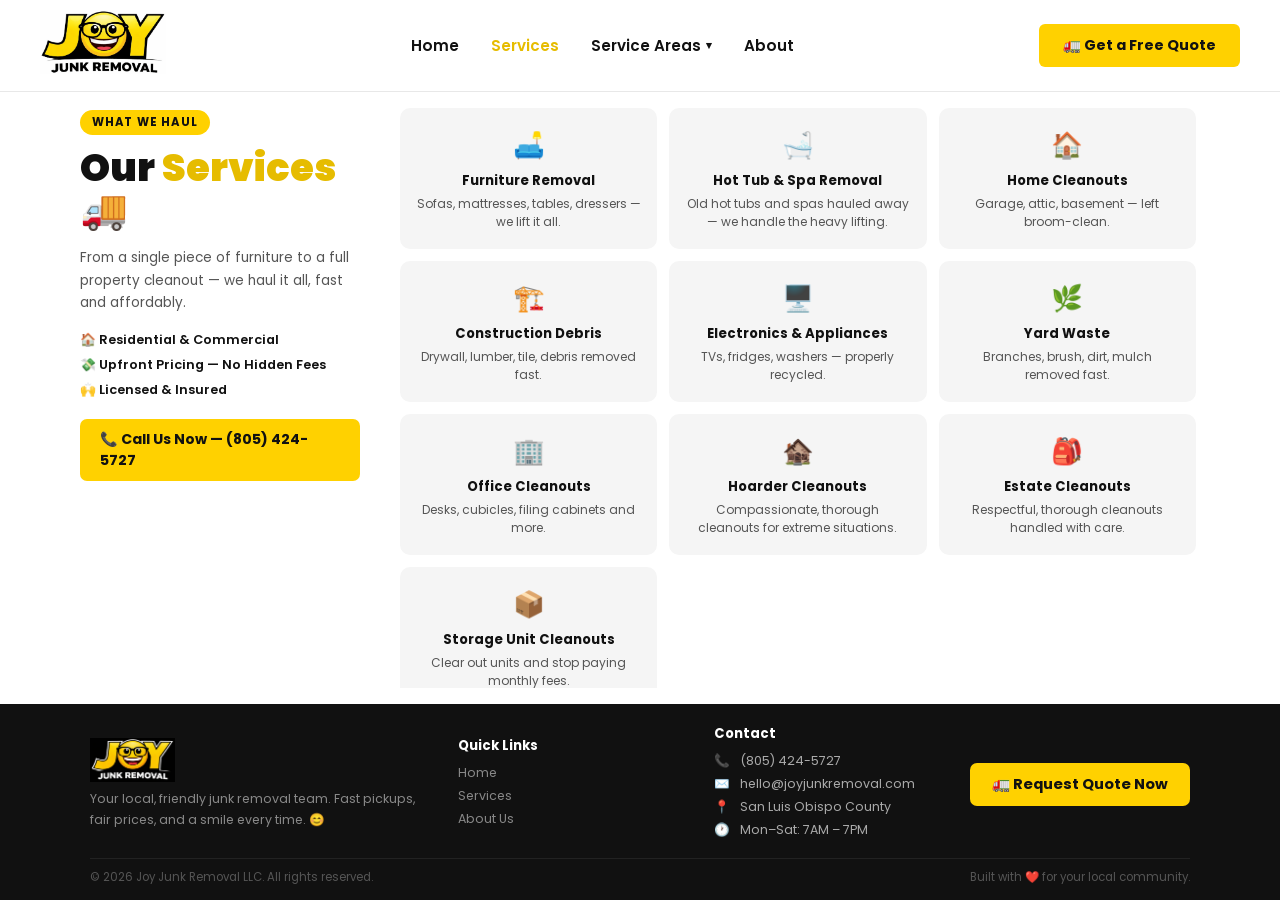
<file: services.html>
<!DOCTYPE html>
<html lang="en">
<head>
  <meta charset="UTF-8" />
  <meta name="viewport" content="width=device-width, initial-scale=1.0" />
  <meta name="color-scheme" content="light" />
  <title>Junk Removal Services in San Luis Obispo County | Joy Junk Removal</title>
  <meta name="description" content="Furniture removal, home & estate cleanouts, appliance and construction debris hauling across San Luis Obispo County. Upfront pricing, licensed & insured. Call (805) 424-5727." />
  <link rel="canonical" href="https://joyjunkremoval.com/services.html" />

  <!-- Open Graph / social -->
  <meta property="og:type" content="website" />
  <meta property="og:title" content="Junk Removal Services in San Luis Obispo County | Joy Junk Removal" />
  <meta property="og:description" content="Furniture, cleanouts, appliances, construction debris and more across San Luis Obispo County. Upfront pricing, licensed & insured." />
  <meta property="og:url" content="https://joyjunkremoval.com/services.html" />
  <meta property="og:image" content="https://joyjunkremoval.com/brand_assets/joyjunklogo.png" />
  <meta name="twitter:card" content="summary" />

  <link rel="preconnect" href="https://fonts.googleapis.com" />
  <link rel="preconnect" href="https://fonts.gstatic.com" crossorigin />
  <link href="https://fonts.googleapis.com/css2?family=Poppins:wght@400;600;700;900&display=swap" rel="stylesheet" />
  <link rel="icon" type="image/png" href="/favicon.png?v=3" />
  <link rel="apple-touch-icon" href="/apple-touch-icon.png" />
  <link rel="stylesheet" href="css/styles.css" />

  <!-- ── LOCAL BUSINESS STRUCTURED DATA ── -->
  <script type="application/ld+json">
  {
    "@context": "https://schema.org",
    "@type": "LocalBusiness",
    "@id": "https://joyjunkremoval.com/#business",
    "name": "Joy Junk Removal",
    "image": "https://joyjunkremoval.com/brand_assets/joyjunklogo.png",
    "logo": "https://joyjunkremoval.com/brand_assets/joyjunklogo.png",
    "url": "https://joyjunkremoval.com/",
    "telephone": "+1-805-424-5727",
    "email": "hello@joyjunkremoval.com",
    "priceRange": "$$",
    "description": "Fast, friendly junk removal serving San Luis Obispo County. Furniture removal, home and estate cleanouts, appliance and electronics hauling, construction debris, and more. Upfront pricing, licensed and insured.",
    "areaServed": [
      { "@type": "AdministrativeArea", "name": "San Luis Obispo County" },
      { "@type": "City", "name": "San Luis Obispo" },
      { "@type": "City", "name": "Paso Robles" },
      { "@type": "City", "name": "Atascadero" },
      { "@type": "City", "name": "Arroyo Grande" },
      { "@type": "City", "name": "Pismo Beach" },
      { "@type": "City", "name": "Morro Bay" },
      { "@type": "City", "name": "Nipomo" },
      { "@type": "City", "name": "Templeton" },
      { "@type": "City", "name": "Los Osos" },
      { "@type": "City", "name": "Grover Beach" }
    ],
    "geo": { "@type": "GeoCoordinates", "latitude": 35.2828, "longitude": -120.6596 },
    "openingHoursSpecification": [{
      "@type": "OpeningHoursSpecification",
      "dayOfWeek": ["Monday","Tuesday","Wednesday","Thursday","Friday","Saturday"],
      "opens": "07:00",
      "closes": "19:00"
    }],
    "hasOfferCatalog": {
      "@type": "OfferCatalog",
      "name": "Junk Removal Services",
      "itemListElement": [
        { "@type": "Offer", "itemOffered": { "@type": "Service", "name": "Furniture Removal" } },
        { "@type": "Offer", "itemOffered": { "@type": "Service", "name": "Hot Tub & Spa Removal" } },
        { "@type": "Offer", "itemOffered": { "@type": "Service", "name": "Home Cleanouts" } },
        { "@type": "Offer", "itemOffered": { "@type": "Service", "name": "Construction Debris Removal" } },
        { "@type": "Offer", "itemOffered": { "@type": "Service", "name": "Appliance & Electronics Hauling" } },
        { "@type": "Offer", "itemOffered": { "@type": "Service", "name": "Yard Waste Removal" } },
        { "@type": "Offer", "itemOffered": { "@type": "Service", "name": "Office Cleanouts" } },
        { "@type": "Offer", "itemOffered": { "@type": "Service", "name": "Estate Cleanouts" } },
        { "@type": "Offer", "itemOffered": { "@type": "Service", "name": "Storage Unit Cleanouts" } }
      ]
    }
  }
  </script>
  <style>
    html, body { height: 100%; }
    body { display: flex; flex-direction: column; height: 100vh; overflow: hidden; }

    .services-main {
      display: grid;
      grid-template-columns: 280px 1fr;
      gap: 40px;
      padding: 16px 40px 16px;
      max-width: 1200px;
      width: 100%;
      margin: 0 auto;
      align-items: start;
      flex: 1;
      min-height: 0;
    }

    .services-grid-wrap {
      overflow-y: auto;
      height: 100%;
      padding-right: 4px;
    }

    .services-grid-wrap::-webkit-scrollbar { width: 4px; }
    .services-grid-wrap::-webkit-scrollbar-thumb { background: #ddd; border-radius: 4px; }

    .services-left { padding-top: 0; }

    .services-left h2 {
      font-size: clamp(1.8rem, 3vw, 2.6rem);
      font-weight: 900; line-height: 1.1; margin-bottom: 16px;
    }

    .services-left h2 span { color: var(--yellow-dark); }

    .services-left p {
      font-size: 0.85rem; color: var(--text-muted); line-height: 1.65; margin-bottom: 16px;
    }

    .trust-list {
      list-style: none; margin-bottom: 20px; display: flex; flex-direction: column; gap: 7px;
    }
    .trust-list li {
      font-size: 0.8rem; font-weight: 600; color: var(--black);
      display: flex; align-items: center; gap: 7px;
    }

    .services-left .cta-link {
      display: inline-block; background: var(--yellow); color: var(--black);
      font-weight: 700; font-size: 0.88rem; padding: 10px 20px;
      border-radius: 7px; text-decoration: none; transition: background 0.2s;
    }
    .services-left .cta-link:hover { background: var(--yellow-dark); }

    .services-grid {
      display: grid; grid-template-columns: repeat(3, 1fr);
      gap: 12px;
    }

    .service-card {
      background: var(--gray); border-radius: 10px; padding: 16px 14px;
      text-align: center; border: 2px solid transparent;
      transition: border-color 0.2s, transform 0.15s, box-shadow 0.2s;
    }
    .service-card:hover {
      border-color: var(--yellow); transform: translateY(-3px);
      box-shadow: 0 8px 20px rgba(0,0,0,0.08);
    }
    .service-card .icon { font-size: 1.6rem; margin-bottom: 6px; display: block; }
    .service-card h3 { font-size: 0.82rem; font-weight: 700; margin-bottom: 4px; }
    .service-card p { font-size: 0.75rem; color: var(--text-muted); line-height: 1.5; }

    footer { padding: 20px 40px 14px; flex-shrink: 0; }
    .footer-inner {
      grid-template-columns: 1.5fr 1fr 1fr auto;
      gap: 32px; padding-bottom: 14px;
      align-items: center;
    }
    .footer-brand img { height: 44px; margin-bottom: 6px; display: block; }
    .footer-brand p { font-size: 0.78rem; }
    .footer-col h4 { font-size: 0.82rem; margin-bottom: 8px; }
    .footer-col ul li { margin-bottom: 5px; font-size: 0.78rem; }
    .footer-contact-item { margin-bottom: 5px; font-size: 0.78rem; }
    .footer-bottom { margin: 10px auto 0; font-size: 0.72rem; }

    @media (max-width: 900px) {
      body { height: auto; overflow: visible; }
      .services-main { grid-template-columns: 1fr; padding: 24px; }
    }
    @media (max-width: 600px) {
      .services-grid { grid-template-columns: repeat(2, 1fr); }
      .footer-inner { grid-template-columns: 1fr; gap: 28px; }
    }
  </style>
</head>
<body>

  <nav>
    <a class="logo" href="index.html"><img src="brand_assets/joyjunklogo_cropped.png" alt="Joy Junk Removal" /></a>
    <ul class="nav-links">
      <li><a href="index.html">Home</a></li>
      <li><a href="services.html" class="active">Services</a></li>
      <li class="nav-dropdown">
        <span class="nav-dropdown-toggle">Service Areas</span>
        <ul class="nav-dropdown-menu">
          <li><a href="paso-robles-junk-removal.html">Paso Robles</a></li>
          <li><a href="san-luis-obispo-junk-removal.html">San Luis Obispo</a></li>
          <li><a href="atascadero-junk-removal.html">Atascadero</a></li>
          <li><a href="arroyo-grande-junk-removal.html">Arroyo Grande</a></li>
        </ul>
      </li>
      <li><a href="about.html">About</a></li>
    </ul>
    <a class="nav-cta" href="index.html#quote-form">🚛 Get a Free Quote</a>
    <button class="nav-hamburger" id="nav-hamburger" aria-label="Toggle menu">
      <span></span><span></span><span></span>
    </button>
    <div class="nav-mobile-menu" id="nav-mobile-menu">
      <ul>
        <li><a href="index.html">Home</a></li>
        <li><a href="services.html" class="active">Services</a></li>
        <li class="nav-mobile-sub">
          <button class="nav-mobile-sub-toggle" id="nav-mobile-sub-toggle">Service Areas <span>+</span></button>
          <ul class="nav-mobile-sub-menu" id="nav-mobile-sub-menu">
            <li><a href="paso-robles-junk-removal.html">Paso Robles</a></li>
            <li><a href="san-luis-obispo-junk-removal.html">San Luis Obispo</a></li>
            <li><a href="atascadero-junk-removal.html">Atascadero</a></li>
            <li><a href="arroyo-grande-junk-removal.html">Arroyo Grande</a></li>
          </ul>
        </li>
        <li><a href="about.html">About</a></li>
      </ul>
    </div>
  </nav>

  <div class="services-main">

    <div class="services-left">
      <div class="section-label">What We Haul</div>
      <h2>Our <span>Services</span> 🚚</h2>
      <p>From a single piece of furniture to a full property cleanout — we haul it all, fast and affordably.</p>
      <ul class="trust-list">
        <li>🏠 Residential & Commercial</li>
        <li>💸 Upfront Pricing — No Hidden Fees</li>
        <li>🙌 Licensed & Insured</li>
      </ul>
      <a class="cta-link" href="tel:+18054245727">📞 Call Us Now — (805) 424-5727</a>
    </div>

    <div class="services-grid-wrap">
      <div class="services-grid">
        <div class="service-card">
          <span class="icon">🛋️</span>
          <h3>Furniture Removal</h3>
          <p>Sofas, mattresses, tables, dressers — we lift it all.</p>
        </div>
        <div class="service-card">
          <span class="icon">🛁</span>
          <h3>Hot Tub & Spa Removal</h3>
          <p>Old hot tubs and spas hauled away — we handle the heavy lifting.</p>
        </div>
        <div class="service-card">
          <span class="icon">🏠</span>
          <h3>Home Cleanouts</h3>
          <p>Garage, attic, basement — left broom-clean.</p>
        </div>
        <div class="service-card">
          <span class="icon">🏗️</span>
          <h3>Construction Debris</h3>
          <p>Drywall, lumber, tile, debris removed fast.</p>
        </div>
        <div class="service-card">
          <span class="icon">🖥️</span>
          <h3>Electronics & Appliances</h3>
          <p>TVs, fridges, washers — properly recycled.</p>
        </div>
        <div class="service-card">
          <span class="icon">🌿</span>
          <h3>Yard Waste</h3>
          <p>Branches, brush, dirt, mulch removed fast.</p>
        </div>
        <div class="service-card">
          <span class="icon">🏢</span>
          <h3>Office Cleanouts</h3>
          <p>Desks, cubicles, filing cabinets and more.</p>
        </div>
        <div class="service-card">
          <span class="icon">🏚️</span>
          <h3>Hoarder Cleanouts</h3>
          <p>Compassionate, thorough cleanouts for extreme situations.</p>
        </div>
        <div class="service-card">
          <span class="icon">🎒</span>
          <h3>Estate Cleanouts</h3>
          <p>Respectful, thorough cleanouts handled with care.</p>
        </div>
        <div class="service-card">
          <span class="icon">📦</span>
          <h3>Storage Unit Cleanouts</h3>
          <p>Clear out units and stop paying monthly fees.</p>
        </div>
      </div>
    </div>

  </div>

  <footer>
    <div class="footer-inner">
      <div class="footer-brand">
        <img src="brand_assets/joyjunklogo2_cropped.png" alt="Joy Junk Removal" />
        <p>Your local, friendly junk removal team. Fast pickups, fair prices, and a smile every time. 😊</p>
      </div>
      <div class="footer-col">
        <h4>Quick Links</h4>
        <ul>
          <li><a href="index.html">Home</a></li>
          <li><a href="services.html">Services</a></li>
          <li><a href="about.html">About Us</a></li>
        </ul>
      </div>
      <div class="footer-col">
        <h4>Contact</h4>
        <div class="footer-contact-item"><span>📞</span><span>(805) 424-5727</span></div>
        <div class="footer-contact-item"><span>✉️</span><span>hello@joyjunkremoval.com</span></div>
        <div class="footer-contact-item"><span>📍</span><span>San Luis Obispo County</span></div>
        <div class="footer-contact-item"><span>🕐</span><span>Mon–Sat: 7AM – 7PM</span></div>
      </div>
      <a class="btn-cta" href="index.html#quote-form">🚛 Request Quote Now</a>
    </div>
    <div class="footer-bottom">
      <span>© 2026 Joy Junk Removal LLC. All rights reserved.</span>
      <span>Built with ❤️ for your local community.</span>
    </div>
  </footer>

  <script src="js/main.js" defer></script>
  <!-- Cloudflare Web Analytics -->
  <script defer src='https://static.cloudflareinsights.com/beacon.min.js' data-cf-beacon='{"token": "5879f2e74c1949ac8a1ff5fc80c3b0d9"}'></script>
</body>
</html>
</file>
<file: css/styles.css>
*, *::before, *::after { box-sizing: border-box; margin: 0; padding: 0; }
:root { color-scheme: light; }

:root {
  --yellow: #FFD100;
  --yellow-dark: #e6bc00;
  --black: #111111;
  --white: #ffffff;
  --gray: #f5f5f5;
  --text-muted: #555;
}

html { scroll-behavior: smooth; overflow-x: hidden; }

body {
  font-family: 'Poppins', sans-serif;
  color: var(--black);
  background: var(--white);
  overflow-x: hidden;
}

/* ── NAVBAR ── */
nav {
  position: sticky;
  top: 0;
  z-index: 100;
  background: var(--white);
  border-bottom: 1px solid #e8e8e8;
  display: flex;
  align-items: center;
  justify-content: space-between;
  padding: 10px 40px;
}

nav .logo img {
  height: 64px;
  width: auto;
}

nav .nav-links {
  display: flex;
  gap: 32px;
  list-style: none;
}

nav .nav-links a {
  color: var(--black);
  text-decoration: none;
  font-weight: 600;
  font-size: 0.95rem;
  transition: color 0.2s;
}

nav .nav-links a:hover,
nav .nav-links a.active { color: var(--yellow-dark); }

nav .nav-cta {
  background: var(--yellow);
  color: var(--black);
  font-weight: 700;
  font-size: 0.9rem;
  padding: 11px 24px;
  border-radius: 6px;
  text-decoration: none;
  transition: background 0.2s, transform 0.15s;
  white-space: nowrap;
}

nav .nav-cta:hover {
  background: var(--yellow-dark);
  transform: translateY(-1px);
}

/* ── HERO + FORM ── */
.hero-form {
  background: var(--black);
  color: var(--white);
  padding: 32px 48px 36px;
  display: grid;
  grid-template-columns: 1fr 1.15fr;
  gap: 52px;
  max-width: 1200px;
  margin: 0 auto;
  align-items: start;
  min-height: 700px;
}

.hero-content {
  padding-top: 4px;
  display: flex;
  flex-direction: column;
}

.hero-badge {
  display: inline-block;
  background: var(--yellow);
  color: var(--black);
  font-weight: 700;
  font-size: 0.72rem;
  letter-spacing: 0.09em;
  text-transform: uppercase;
  padding: 4px 12px;
  border-radius: 20px;
  margin-bottom: 14px;
}

.hero-content h1 {
  font-size: clamp(2rem, 3.8vw, 3rem);
  font-weight: 900;
  line-height: 1.08;
  margin-bottom: 14px;
}

.hero-content h1 span { color: var(--yellow); }

.hero-content .sub {
  font-size: 0.92rem;
  color: #ccc;
  line-height: 1.7;
  margin-bottom: 18px;
  max-width: 440px;
}

/* Phone CTA */
.call-cta {
  display: flex;
  width: 100%;
  justify-content: center;
  align-items: center;
  gap: 10px;
  background: var(--yellow);
  border: 2px solid var(--yellow);
  color: var(--black);
  font-weight: 700;
  font-size: 0.95rem;
  padding: 10px 28px;
  border-radius: 8px;
  text-decoration: none;
  transition: background 0.2s, border-color 0.2s;
  margin-bottom: 22px;
}

.call-cta:hover {
  background: var(--yellow-dark);
  border-color: var(--yellow-dark);
}

/* How It Works */
.hero-contact-strip {
  display: flex;
  flex-direction: column;
  gap: 0;
  border-top: 1px solid rgba(255,255,255,0.1);
  padding-top: 20px;
  flex: 1;
}

.hcs-item {
  display: flex;
  align-items: center;
  gap: 18px;
  font-size: 0.95rem;
  color: #bbb;
  flex: 1;
  padding: 16px 0;
  border-bottom: 1px solid rgba(255,255,255,0.07);
}

.hcs-item:last-child { border-bottom: none; }

.hcs-icon {
  width: 48px;
  height: 48px;
  background: var(--yellow);
  border-radius: 50%;
  display: flex;
  align-items: center;
  justify-content: center;
  font-size: 1.1rem;
  font-weight: 900;
  flex-shrink: 0;
  color: var(--black);
}

.hcs-item strong {
  display: block;
  color: var(--white);
  font-size: 1rem;
  font-weight: 700;
}

.hcs-item span {
  display: block;
  font-size: 0.82rem;
  color: #aaa;
  margin-top: 4px;
}

/* Form panel */
.form-panel {
  background: var(--black);
  border-radius: 16px;
  padding: 26px 30px 22px;
  box-shadow: 0 16px 56px rgba(0,0,0,0.35);
  border: 2px solid var(--yellow);
  color: var(--white);
  height: auto;
  overflow: hidden;
}

.form-panel h3 {
  font-size: 1.6rem;
  font-weight: 900;
  margin-bottom: 16px;
  color: var(--yellow);
  text-align: center;
}

.form-row {
  display: grid;
  grid-template-columns: 1fr 1fr;
  gap: 12px;
}

.form-group { margin-bottom: 10px; }

.form-group label {
  display: block;
  font-size: 0.74rem;
  font-weight: 600;
  margin-bottom: 4px;
  color: #444;
}

.form-group input,
.form-group select,
.form-group textarea {
  width: 100%;
  padding: 8px 11px;
  border: 1.5px solid #ddd;
  border-radius: 7px;
  font-family: 'Poppins', sans-serif;
  font-size: 0.85rem;
  color: var(--black);
  background: var(--white);
  transition: border-color 0.2s;
  outline: none;
}

.form-group input:focus,
.form-group select:focus,
.form-group textarea:focus {
  border-color: var(--yellow);
  box-shadow: 0 0 0 3px rgba(255,209,0,0.18);
}

.form-group textarea {
  resize: vertical;
  min-height: 62px;
}

.form-submit {
  width: 100%;
  background: var(--yellow);
  color: var(--black);
  font-family: 'Poppins', sans-serif;
  font-weight: 700;
  font-size: 0.95rem;
  padding: 12px;
  border: none;
  border-radius: 8px;
  cursor: pointer;
  margin-top: 2px;
  transition: background 0.2s, transform 0.15s;
}

.form-submit:hover {
  background: var(--yellow-dark);
  transform: translateY(-2px);
}

.form-note {
  text-align: center;
  font-size: 0.72rem;
  color: #aaa;
  margin-top: 8px;
}

/* ── TRUST BAR ── */
.trust-bar {
  background: var(--yellow);
  padding: 18px 40px;
  display: flex;
  align-items: center;
  justify-content: center;
  gap: 40px;
  flex-wrap: wrap;
}

.trust-item {
  display: flex;
  align-items: center;
  gap: 8px;
  font-weight: 600;
  font-size: 1.1rem;
  color: var(--black);
}

/* ── FOOTER ── */
footer {
  background: var(--black);
  color: #aaa;
  padding: 48px 40px 28px;
}

.footer-inner {
  max-width: 1100px;
  margin: 0 auto;
  display: grid;
  grid-template-columns: 1.5fr 1fr 1fr;
  gap: 48px;
  padding-bottom: 36px;
  border-bottom: 1px solid #222;
}

.footer-brand img {
  height: 52px;
  margin-bottom: 12px;
}

.footer-brand p {
  font-size: 0.875rem;
  line-height: 1.7;
  color: #888;
}

.footer-col h4 {
  font-size: 0.9rem;
  font-weight: 700;
  color: var(--white);
  margin-bottom: 14px;
}

.footer-col ul { list-style: none; }

.footer-col ul li {
  margin-bottom: 10px;
  font-size: 0.875rem;
}

.footer-col ul li a {
  color: #888;
  text-decoration: none;
  transition: color 0.2s;
}

.footer-col ul li a:hover { color: var(--yellow); }

.footer-contact-item {
  display: flex;
  gap: 10px;
  align-items: flex-start;
  margin-bottom: 10px;
  font-size: 0.875rem;
}

.footer-bottom {
  max-width: 1100px;
  margin: 24px auto 0;
  display: flex;
  justify-content: space-between;
  align-items: center;
  font-size: 0.78rem;
  color: #555;
  flex-wrap: wrap;
  gap: 10px;
}

/* ── SHARED (services/about pages) ── */
.section-label {
  display: inline-block; background: var(--yellow); color: var(--black);
  font-weight: 700; font-size: 0.72rem; letter-spacing: 0.1em;
  text-transform: uppercase; padding: 4px 12px; border-radius: 20px; margin-bottom: 12px;
}

.btn-cta {
  background: var(--yellow); color: var(--black); font-family: 'Poppins', sans-serif;
  font-weight: 700; font-size: 0.92rem; padding: 11px 22px; border-radius: 7px;
  text-decoration: none; white-space: nowrap; transition: background 0.2s, transform 0.15s;
  text-align: center; display: block;
}

.btn-cta:hover { background: var(--yellow-dark); transform: translateY(-1px); }

/* outer wrapper forces black bg edge-to-edge */
.hero-form-wrapper { background: var(--black); }

#quote-form { scroll-margin-top: 88px; }

/* ── CUSTOM CONTACT FORM ── */
#contact-form { display: flex; flex-direction: column; gap: 14px; }

.cf-group { display: flex; flex-direction: column; gap: 5px; }

.cf-group label {
  font-size: 0.78rem; font-weight: 600; color: #ccc;
}

.cf-group input,
.cf-group textarea {
  width: 100%; padding: 10px 14px;
  border: 1.5px solid #333; border-radius: 8px;
  font-family: 'Poppins', sans-serif; font-size: 0.88rem;
  color: var(--black); background: var(--white);
  transition: border-color 0.2s; outline: none;
}

.cf-group input:focus,
.cf-group textarea:focus {
  border-color: var(--yellow);
  box-shadow: 0 0 0 3px rgba(255,209,0,0.2);
}

.cf-group textarea { min-height: 90px; resize: vertical; }

.cf-submit {
  width: 100%; background: var(--yellow); color: var(--black);
  font-family: 'Poppins', sans-serif; font-weight: 700;
  font-size: 1rem; padding: 13px; border: none;
  border-radius: 8px; cursor: pointer;
  transition: background 0.2s, transform 0.15s;
}

.cf-submit:hover { background: var(--yellow-dark); transform: translateY(-2px); }
.cf-submit:disabled { background: #888; cursor: not-allowed; transform: none; }

.cf-note {
  text-align: center; font-size: 0.82rem;
  color: #aaa; margin-top: 4px; min-height: 20px;
}

.cf-invalid { border-color: #f87171 !important; }
.cf-invalid:focus { box-shadow: 0 0 0 3px rgba(248,113,113,0.2) !important; }
.cf-field-error { font-size: 0.75rem; color: #f87171; margin-top: 2px; }

/* ── FORM IFRAME ── */
.crm-wrap {
  overflow: hidden;
  height: 580px;
  position: relative;
  border-radius: 8px;
  background: #fff;
}

.crm-iframe {
  position: absolute;
  top: -390px;
  left: 0;
  width: 100%;
  height: 2200px;
  border: none;
  opacity: 0;
  animation: showForm 0.5s ease 2.5s forwards;
}

@keyframes showForm {
  to { opacity: 1; }
}

/* ── HAMBURGER MENU ── */
.nav-hamburger {
  display: none;
  flex-direction: column;
  gap: 5px;
  background: none;
  border: none;
  cursor: pointer;
  padding: 4px;
  margin-left: 12px;
}

.nav-hamburger span {
  display: block;
  width: 24px;
  height: 2.5px;
  background: var(--black);
  border-radius: 2px;
  transition: transform 0.25s, opacity 0.2s;
}

.nav-hamburger.open span:nth-child(1) { transform: translateY(7.5px) rotate(45deg); }
.nav-hamburger.open span:nth-child(2) { opacity: 0; }
.nav-hamburger.open span:nth-child(3) { transform: translateY(-7.5px) rotate(-45deg); }

.nav-mobile-menu {
  display: none;
  position: absolute;
  top: 100%;
  left: 0;
  right: 0;
  background: var(--black);
  border-bottom: 3px solid var(--yellow);
  z-index: 99;
}

.nav-mobile-menu.open { display: block; }

.nav-mobile-menu ul {
  list-style: none;
  padding: 8px 24px 16px;
}

.nav-mobile-menu ul li a {
  display: block;
  padding: 14px 0;
  color: var(--white);
  text-decoration: none;
  font-weight: 700;
  font-size: 1.05rem;
  border-bottom: 1px solid rgba(255,255,255,0.1);
  transition: color 0.2s;
}

.nav-mobile-menu ul li:last-child a { border-bottom: none; }

.nav-mobile-menu ul li a:hover,
.nav-mobile-menu ul li a.active { color: var(--yellow); }

/* ── NAV: SERVICE AREAS DROPDOWN (desktop) ── */
nav .nav-links { align-self: stretch; align-items: stretch; }
nav .nav-links > li { display: flex; align-items: center; }
.nav-dropdown { position: relative; }
.nav-dropdown-toggle {
  color: var(--black);
  font-weight: 600;
  font-size: 0.95rem;
  cursor: pointer;
  display: inline-flex;
  align-items: center;
  gap: 5px;
  height: 100%;
  transition: color 0.2s;
}
.nav-dropdown-toggle::after { content: "▾"; font-size: 0.7rem; }
.nav-dropdown-toggle:hover,
.nav-dropdown-toggle.active { color: var(--yellow-dark); }
.nav-dropdown-menu {
  display: none;
  position: absolute;
  top: 100%;
  left: 50%;
  transform: translateX(-50%);
  background: var(--white);
  border: 1px solid #e8e8e8;
  border-top: 3px solid var(--yellow);
  border-radius: 0 0 10px 10px;
  box-shadow: 0 14px 32px rgba(0,0,0,0.13);
  min-width: 210px;
  padding: 6px 0;
  list-style: none;
  z-index: 101;
}
.nav-dropdown:hover .nav-dropdown-menu,
.nav-dropdown:focus-within .nav-dropdown-menu { display: block; }
.nav-dropdown-menu li a {
  display: block;
  padding: 11px 20px;
  white-space: nowrap;
  font-size: 0.9rem;
  font-weight: 600;
  color: var(--black);
  text-decoration: none;
  transition: background 0.15s, color 0.15s;
}
.nav-dropdown-menu li a:hover,
.nav-dropdown-menu li a.active { background: var(--gray); color: var(--yellow-dark); }

/* ── NAV: SERVICE AREAS (mobile submenu) ── */
.nav-mobile-sub-toggle {
  width: 100%;
  background: none;
  border: none;
  border-bottom: 1px solid rgba(255,255,255,0.1);
  color: var(--white);
  font-family: 'Poppins', sans-serif;
  font-weight: 700;
  font-size: 1.05rem;
  padding: 14px 0;
  display: flex;
  justify-content: space-between;
  align-items: center;
  cursor: pointer;
}
.nav-mobile-sub-toggle span { font-size: 1.5rem; line-height: 1; transition: transform 0.2s; }
.nav-mobile-sub-toggle.open span { transform: rotate(45deg); }
.nav-mobile-menu .nav-mobile-sub-menu {
  display: none;
  list-style: none;
  padding: 0 0 0 16px;
}
.nav-mobile-menu .nav-mobile-sub-menu.open { display: block; }

/* ── FAQ SECTION ── */
.faq-section {
  background: var(--white);
  padding: 56px 24px 64px;
}

.faq-inner {
  max-width: 760px;
  margin: 0 auto;
  text-align: center;
}

.faq-heading {
  font-size: clamp(1.5rem, 3vw, 2.1rem);
  font-weight: 900;
  line-height: 1.15;
  margin-bottom: 28px;
}

.faq-item {
  text-align: left;
  background: var(--gray);
  border-radius: 10px;
  border: 2px solid transparent;
  margin-bottom: 12px;
  padding: 0 20px;
  transition: border-color 0.2s;
}

.faq-item[open] { border-color: var(--yellow); }

.faq-item summary {
  list-style: none;
  cursor: pointer;
  font-weight: 700;
  font-size: 1rem;
  padding: 18px 0;
  display: flex;
  justify-content: space-between;
  align-items: center;
  gap: 16px;
}

.faq-item summary::-webkit-details-marker { display: none; }

.faq-item summary::after {
  content: "+";
  font-size: 1.5rem;
  font-weight: 700;
  color: var(--yellow-dark);
  flex-shrink: 0;
  transition: transform 0.2s;
}

.faq-item[open] summary::after { content: "−"; }

.faq-item p {
  font-size: 0.92rem;
  color: var(--text-muted);
  line-height: 1.65;
  padding: 0 0 18px;
}

.faq-cta {
  display: inline-block;
  margin-top: 24px;
  background: var(--yellow);
  color: var(--black);
  font-weight: 700;
  font-size: 1rem;
  padding: 13px 30px;
  border-radius: 8px;
  text-decoration: none;
  transition: background 0.2s, transform 0.15s;
}

.faq-cta:hover { background: var(--yellow-dark); transform: translateY(-2px); }

/* ── SERVICE-AREA PAGES ── */
.sa-hero {
  background: var(--black);
  color: var(--white);
  text-align: center;
  padding: 52px 24px 56px;
}
.sa-hero .section-label { margin-bottom: 14px; }
.sa-hero h1 {
  font-size: clamp(1.9rem, 4vw, 2.8rem);
  font-weight: 900;
  line-height: 1.12;
  margin-bottom: 14px;
}
.sa-hero h1 span { color: var(--yellow); }
.sa-hero .sa-sub {
  font-size: 1rem;
  color: #ccc;
  line-height: 1.7;
  max-width: 640px;
  margin: 0 auto 26px;
}
.sa-hero-ctas {
  display: flex;
  gap: 14px;
  justify-content: center;
  flex-wrap: wrap;
  max-width: 540px;
  margin: 0 auto;
}
.sa-hero-ctas .call-cta,
.sa-hero-ctas .btn-cta {
  margin: 0;
  width: auto;
  flex: 1 1 210px;
  display: flex;
  align-items: center;
  justify-content: center;
  padding: 14px 22px;
  font-size: 0.95rem;
  border: 2px solid var(--yellow);
}

.sa-section {
  max-width: 860px;
  margin: 0 auto;
  padding: 46px 24px;
}
.sa-section h2 {
  font-size: clamp(1.4rem, 3vw, 2rem);
  font-weight: 900;
  line-height: 1.15;
  margin-bottom: 14px;
}
.sa-section h2 span { color: var(--yellow-dark); }
.sa-section h3 {
  font-size: 1.05rem;
  font-weight: 700;
  margin: 18px 0 4px;
}
.sa-section p {
  font-size: 0.95rem;
  color: var(--text-muted);
  line-height: 1.75;
  margin-bottom: 12px;
}
.sa-section p a { color: var(--yellow-dark); font-weight: 600; text-decoration: none; }
.sa-section p a:hover { text-decoration: underline; }

.sa-services {
  display: grid;
  grid-template-columns: repeat(3, 1fr);
  gap: 12px;
  margin-top: 20px;
}
.sa-service {
  background: var(--gray);
  border-radius: 10px;
  padding: 16px 14px;
  text-align: center;
  border: 2px solid transparent;
  text-decoration: none;
  color: var(--black);
  transition: border-color 0.2s, transform 0.15s, box-shadow 0.2s;
}
.sa-service:hover {
  border-color: var(--yellow);
  transform: translateY(-3px);
  box-shadow: 0 8px 20px rgba(0,0,0,0.08);
}
.sa-service .icon { font-size: 1.6rem; margin-bottom: 6px; display: block; }
.sa-service strong { display: block; font-size: 0.85rem; font-weight: 700; margin-bottom: 4px; }
.sa-service span { font-size: 0.75rem; color: var(--text-muted); line-height: 1.5; }

.sa-cta-band {
  background: var(--yellow);
  text-align: center;
  padding: 44px 24px;
}
.sa-cta-band h2 {
  font-size: clamp(1.4rem, 3vw, 1.9rem);
  font-weight: 900;
  margin-bottom: 10px;
  color: var(--black);
}
.sa-cta-band p { color: #333; margin-bottom: 20px; font-weight: 600; }
.sa-cta-band .sa-hero-ctas .call-cta {
  background: var(--black);
  border-color: var(--black);
  color: var(--yellow);
}
.sa-cta-band .sa-hero-ctas .call-cta:hover { background: #000; }
.sa-cta-band .sa-hero-ctas .btn-cta {
  background: var(--black);
  color: var(--yellow);
  border-color: var(--black);
}
.sa-cta-band .sa-hero-ctas .btn-cta:hover { background: #000; }

.sa-nearby {
  display: flex;
  flex-wrap: wrap;
  gap: 10px;
  margin-top: 16px;
}
.sa-nearby a {
  background: var(--gray);
  color: var(--black);
  font-weight: 600;
  font-size: 0.85rem;
  padding: 8px 16px;
  border-radius: 20px;
  text-decoration: none;
  transition: background 0.2s;
}
.sa-nearby a:hover { background: var(--yellow); }

@media (max-width: 700px) {
  .sa-services { grid-template-columns: 1fr 1fr; }
}
@media (max-width: 460px) {
  .sa-services { grid-template-columns: 1fr; }
}
@media (max-width: 600px) {
  .sa-hero-ctas { flex-direction: column; max-width: 340px; }
  .sa-hero-ctas .call-cta,
  .sa-hero-ctas .btn-cta { flex: 1 1 auto; width: 100%; }
}

/* ── CUSTOMER REVIEWS ── */
.reviews-section {
  background: var(--gray);
  padding: 56px 24px 60px;
}
.reviews-inner {
  max-width: 1040px;
  margin: 0 auto;
  text-align: center;
}
.reviews-heading {
  font-size: clamp(1.5rem, 3vw, 2.1rem);
  font-weight: 900;
  line-height: 1.15;
  margin-bottom: 8px;
}
.reviews-sub {
  font-size: 0.92rem;
  color: var(--text-muted);
  margin-bottom: 28px;
}
.reviews-grid {
  display: grid;
  grid-template-columns: repeat(3, 1fr);
  gap: 20px;
  text-align: left;
}
.review-card {
  background: var(--white);
  border-radius: 12px;
  padding: 24px 22px;
  box-shadow: 0 4px 18px rgba(0,0,0,0.07);
  display: flex;
  flex-direction: column;
  border: 1px solid #eee;
}
.review-stars {
  color: #F5A623;
  font-size: 1.05rem;
  letter-spacing: 2px;
  margin-bottom: 12px;
}
.review-text {
  font-size: 0.92rem;
  color: #333;
  line-height: 1.65;
  margin-bottom: 16px;
  flex: 1;
}
.review-meta {
  display: flex;
  align-items: center;
  gap: 11px;
  border-top: 1px solid #eee;
  padding-top: 14px;
}
.review-avatar {
  width: 38px;
  height: 38px;
  border-radius: 50%;
  background: var(--yellow);
  color: var(--black);
  font-weight: 900;
  font-size: 1rem;
  display: flex;
  align-items: center;
  justify-content: center;
  flex-shrink: 0;
}
.review-author { font-weight: 700; font-size: 0.9rem; }
.review-source { font-size: 0.74rem; color: #888; }
.reviews-link {
  display: inline-block;
  margin-top: 28px;
  font-weight: 700;
  font-size: 0.92rem;
  color: var(--black);
  text-decoration: none;
  border-bottom: 2px solid var(--yellow);
  padding-bottom: 2px;
}
.reviews-link:hover { color: var(--yellow-dark); }

@media (max-width: 820px) {
  .reviews-grid { grid-template-columns: 1fr; max-width: 520px; margin: 0 auto; }
}

/* ── MOBILE ── */
.mobile-form-cta { display: none; }
.hcs-mobile-text { display: none; }

@media (max-width: 900px) {
  .crm-iframe { top: -390px; width: 600px !important; }
  .crm-wrap { height: 580px; }
  .hcs-desktop-text { display: none; }
  .hcs-mobile-text { display: inline; }
  .mobile-form-cta {
    display: block;
    text-align: center;
    color: var(--yellow);
    font-weight: 700;
    font-size: 1.1rem;
    margin-top: 20px;
    text-decoration: none;
    animation: bounce 1.5s infinite;
  }
  @keyframes bounce {
    0%, 100% { transform: translateY(0); }
    50% { transform: translateY(6px); }
  }
  .hero-form {
    grid-template-columns: 1fr;
    padding: 36px 24px 48px;
    gap: 36px;
  }
  nav { padding: 8px 20px; }
  nav .nav-links { display: none; }
  .nav-hamburger { display: flex; }
  .nav-cta { font-size: 0.78rem; padding: 9px 10px; }
  .trust-bar { gap: 20px; padding: 16px 24px; }
  footer { padding: 40px 24px 24px; }
  .footer-inner { grid-template-columns: 1fr; gap: 28px; }
  .footer-bottom { flex-direction: column; text-align: center; }
}

@media (max-width: 480px) {
  .form-row { grid-template-columns: 1fr; }
  nav .logo img { height: 64px; }
  nav { padding: 8px 24px 8px 20px; }
}
</file>
